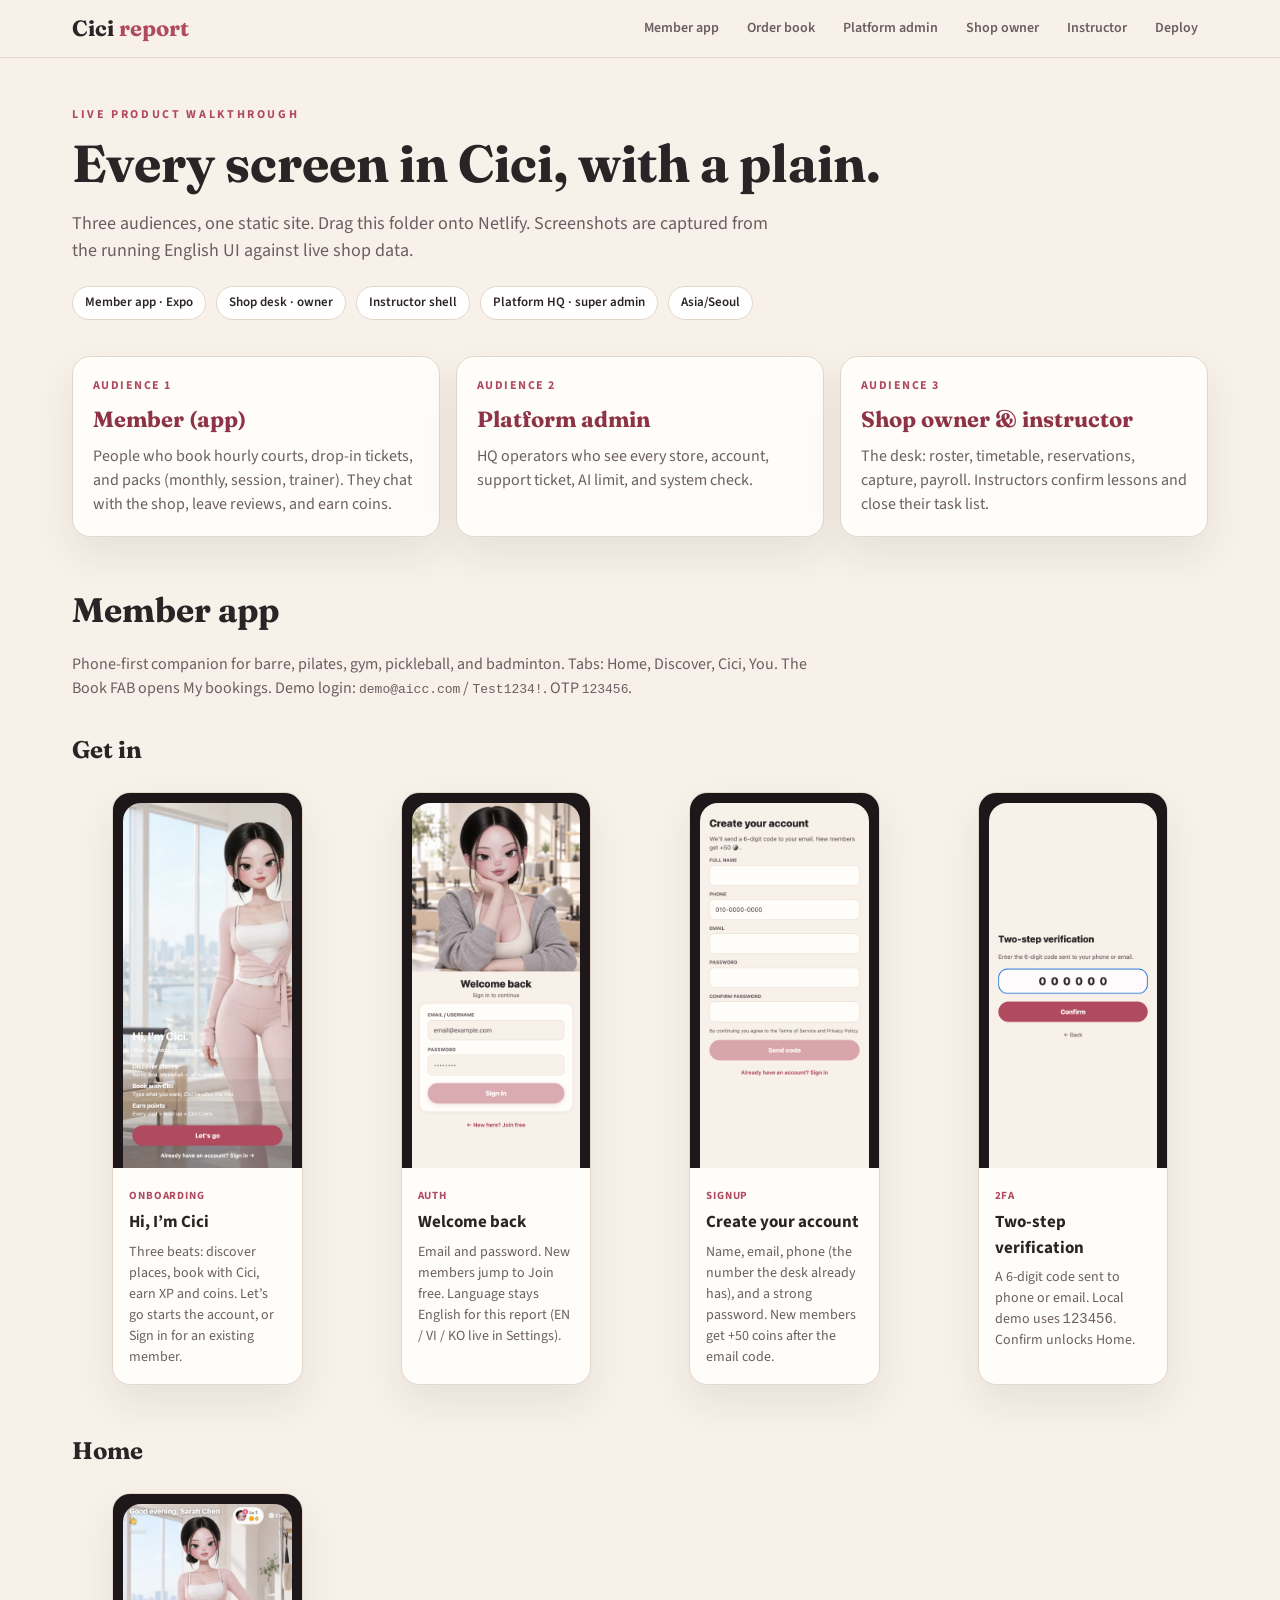
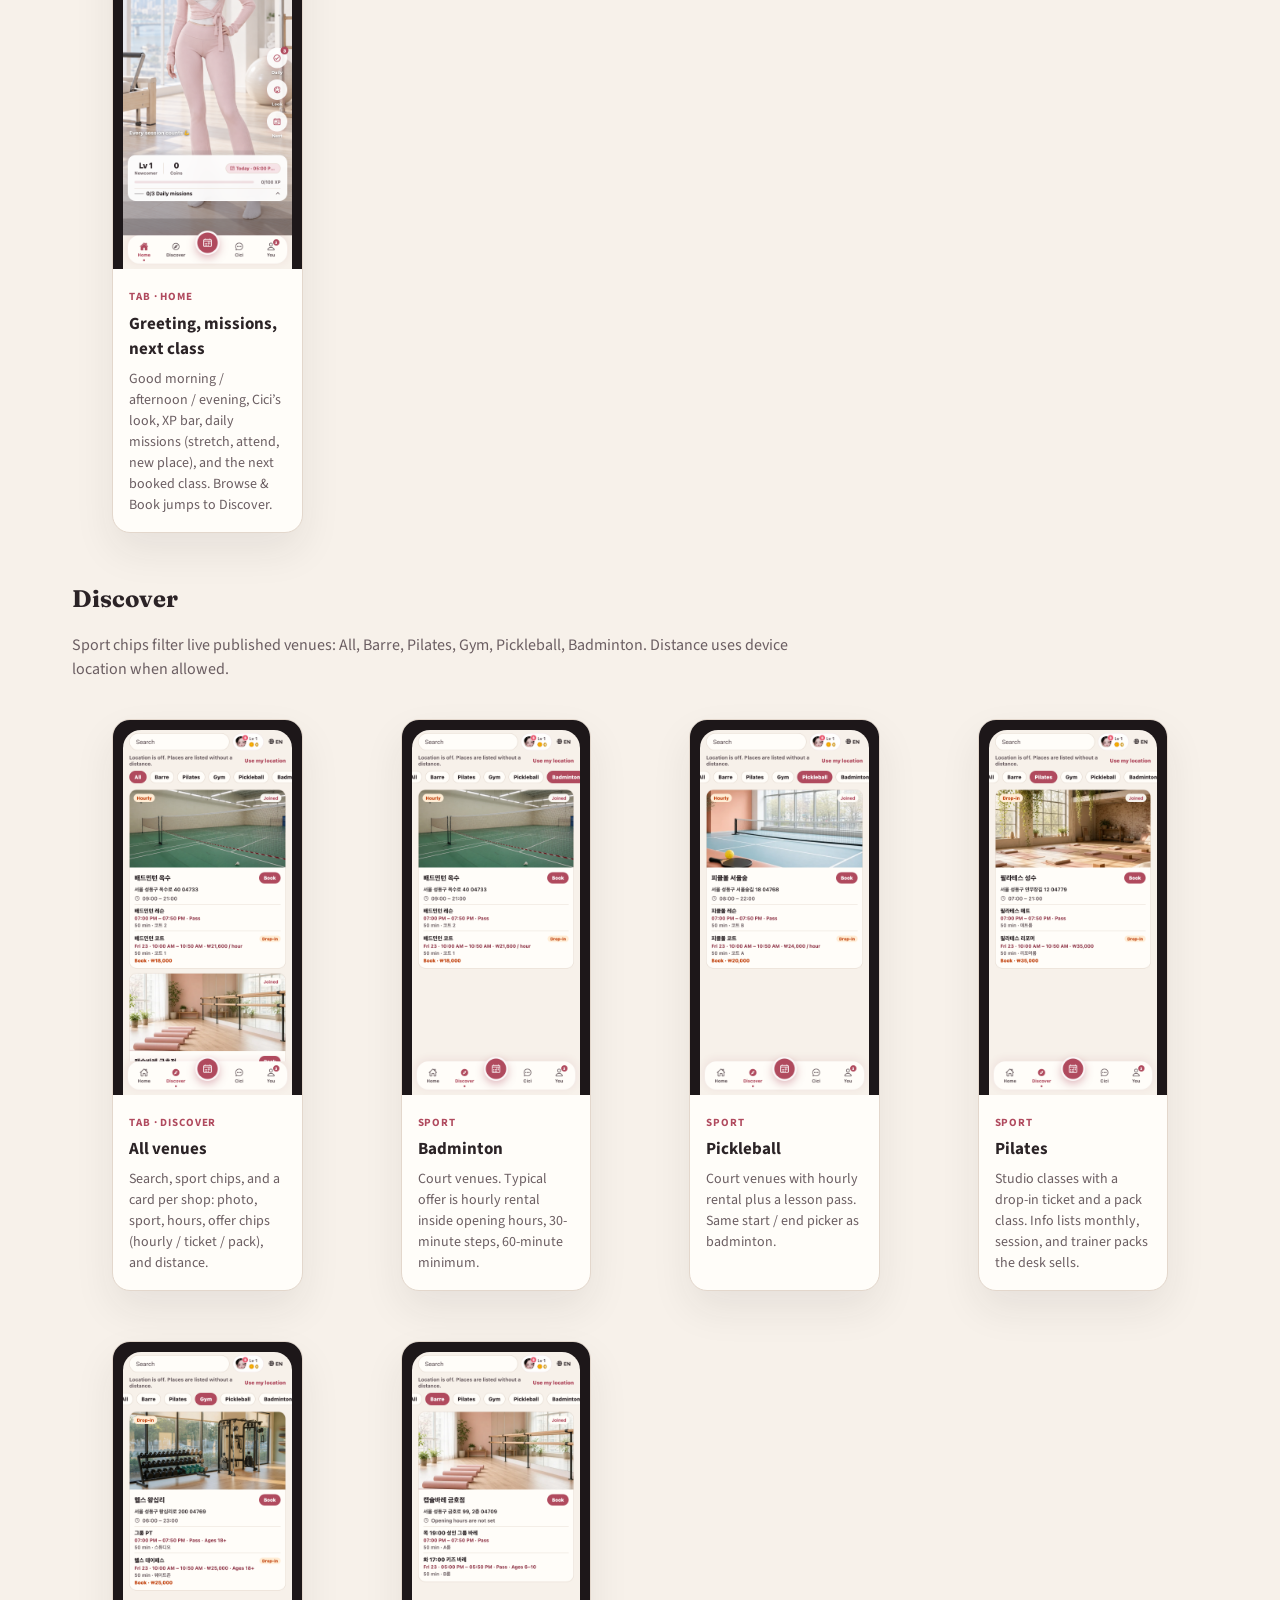
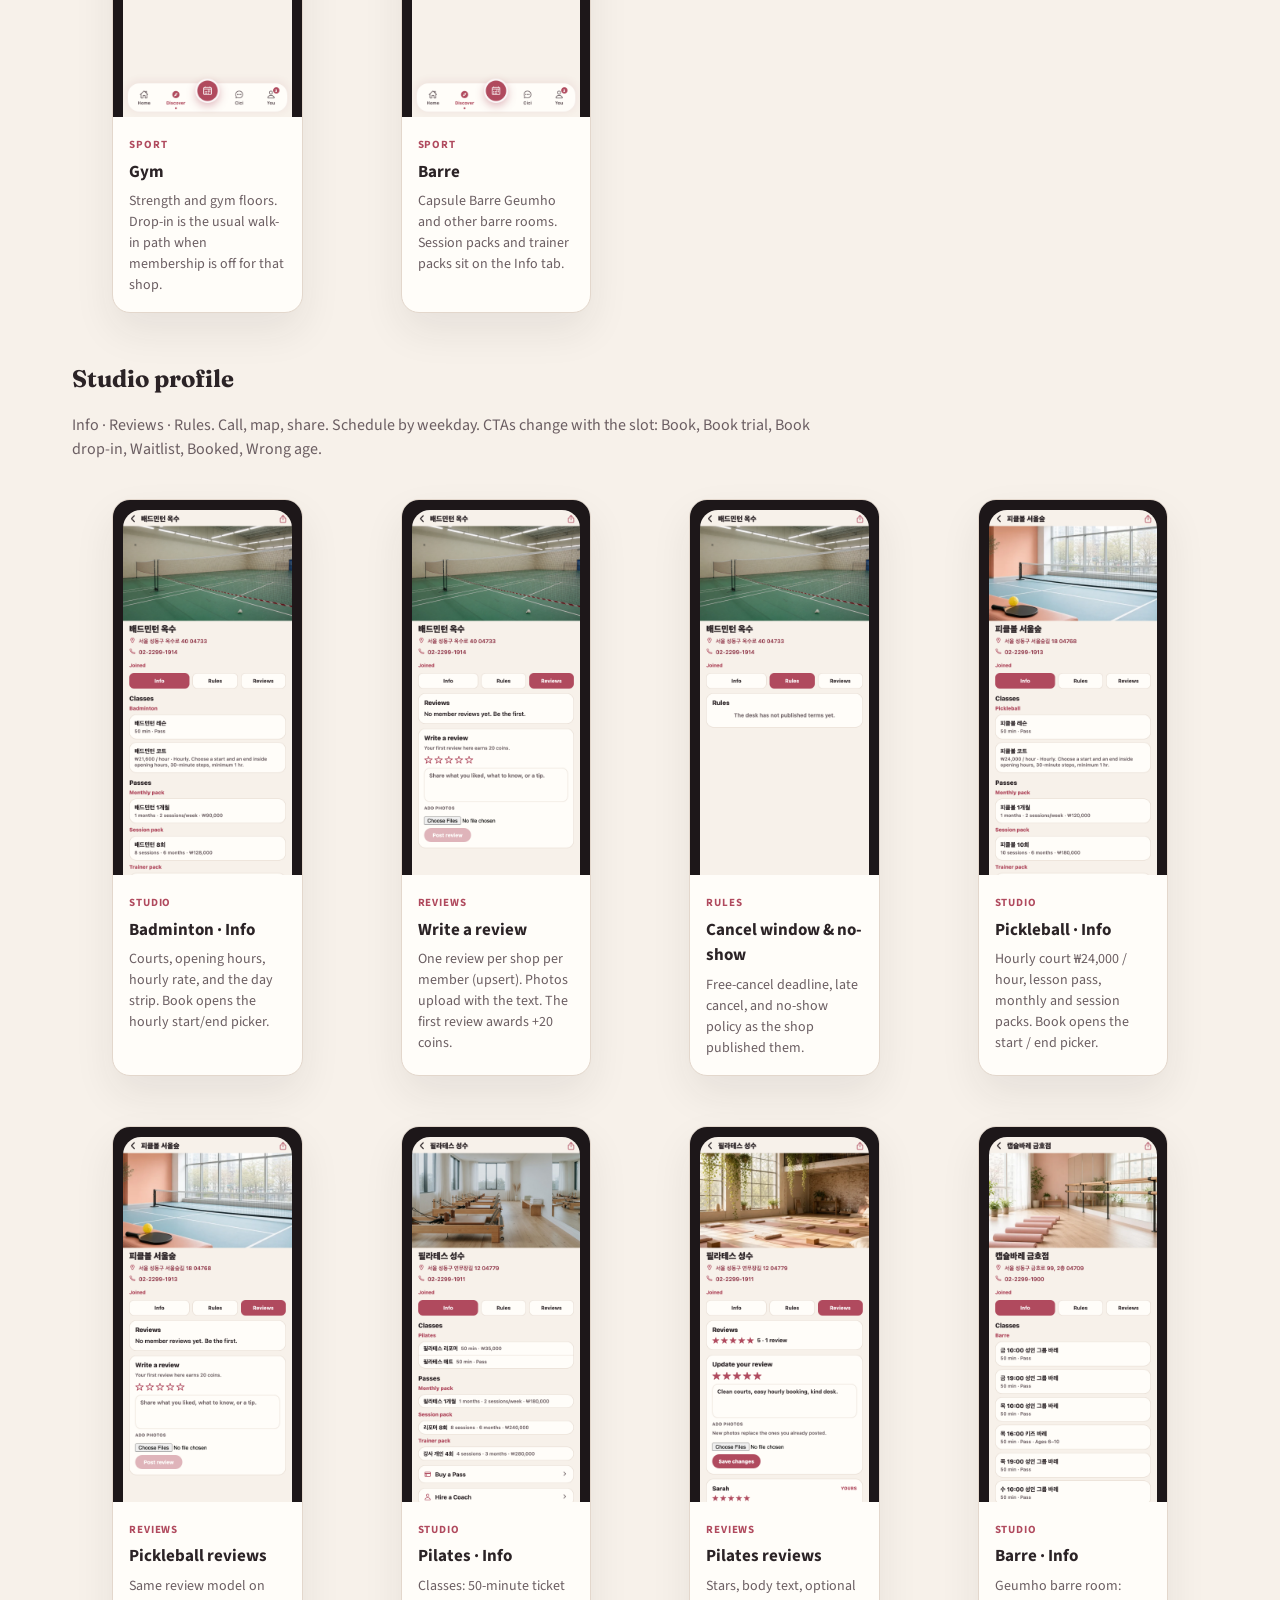
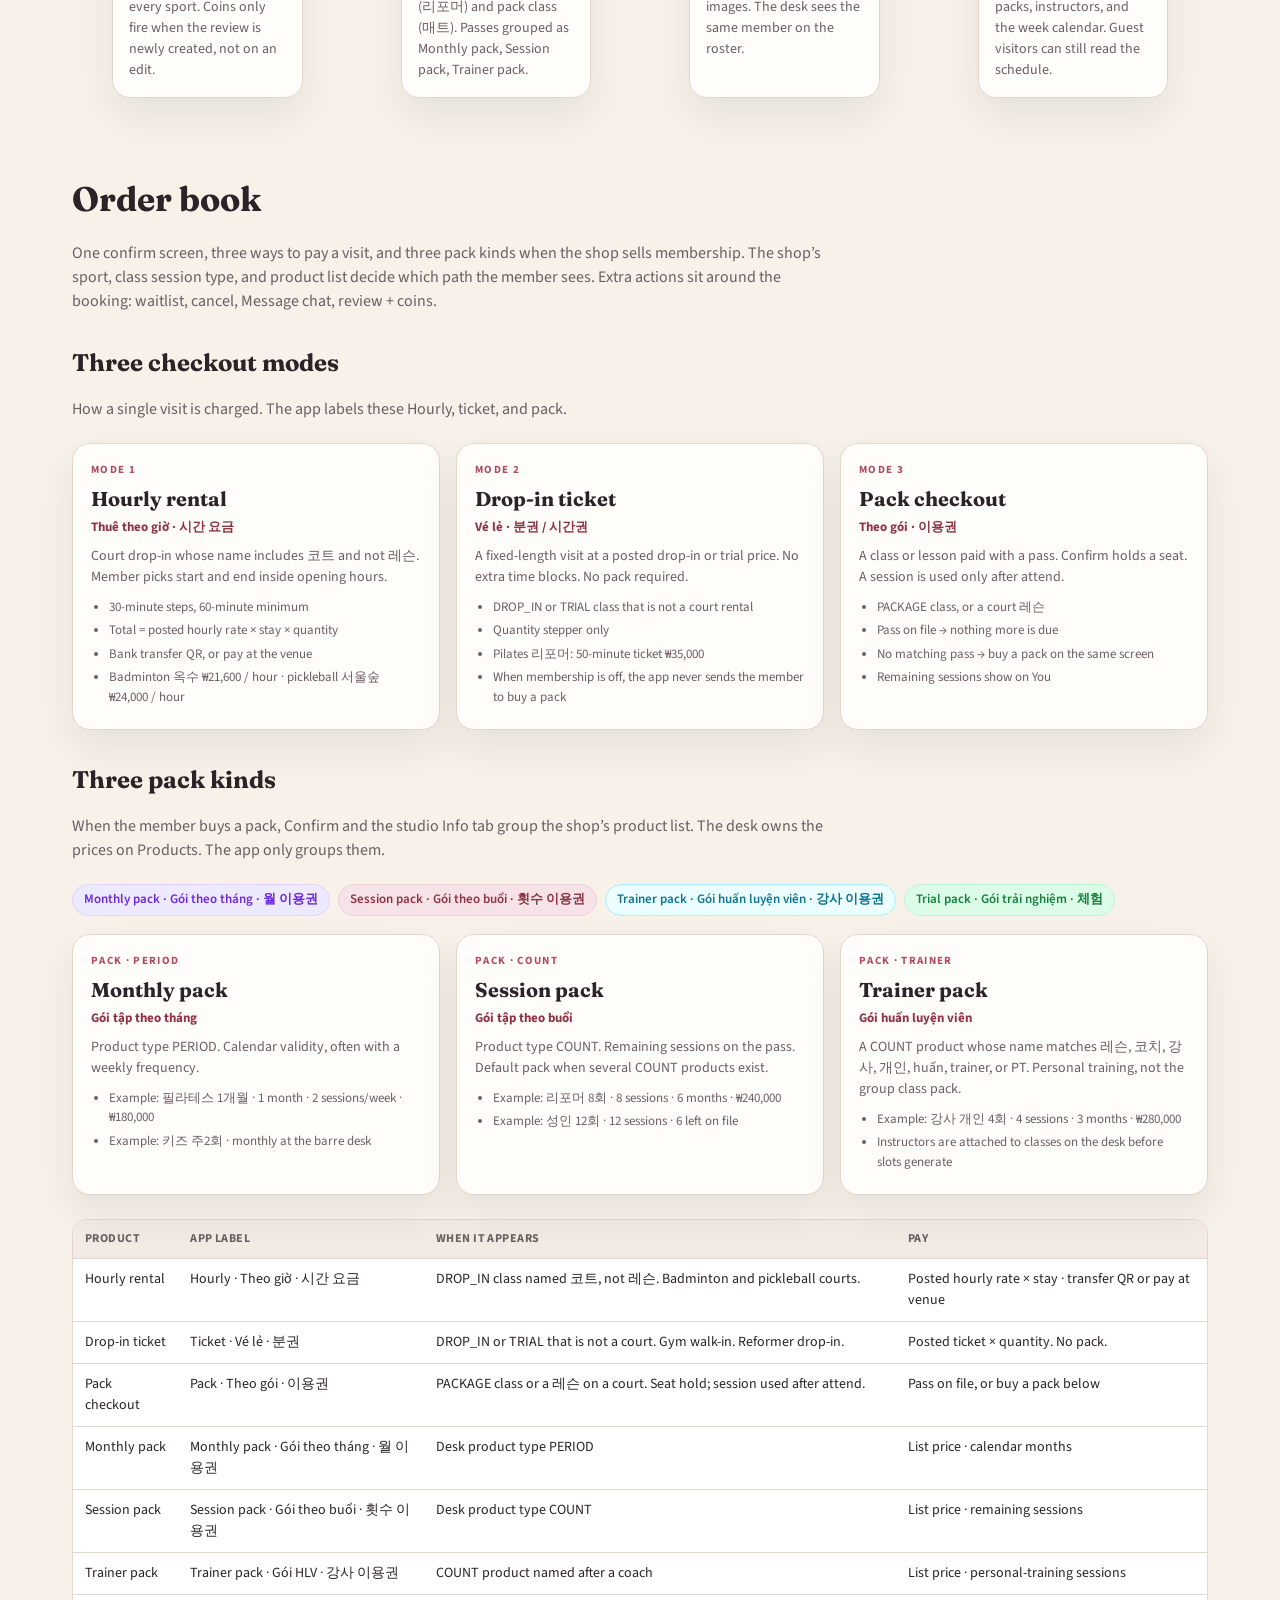
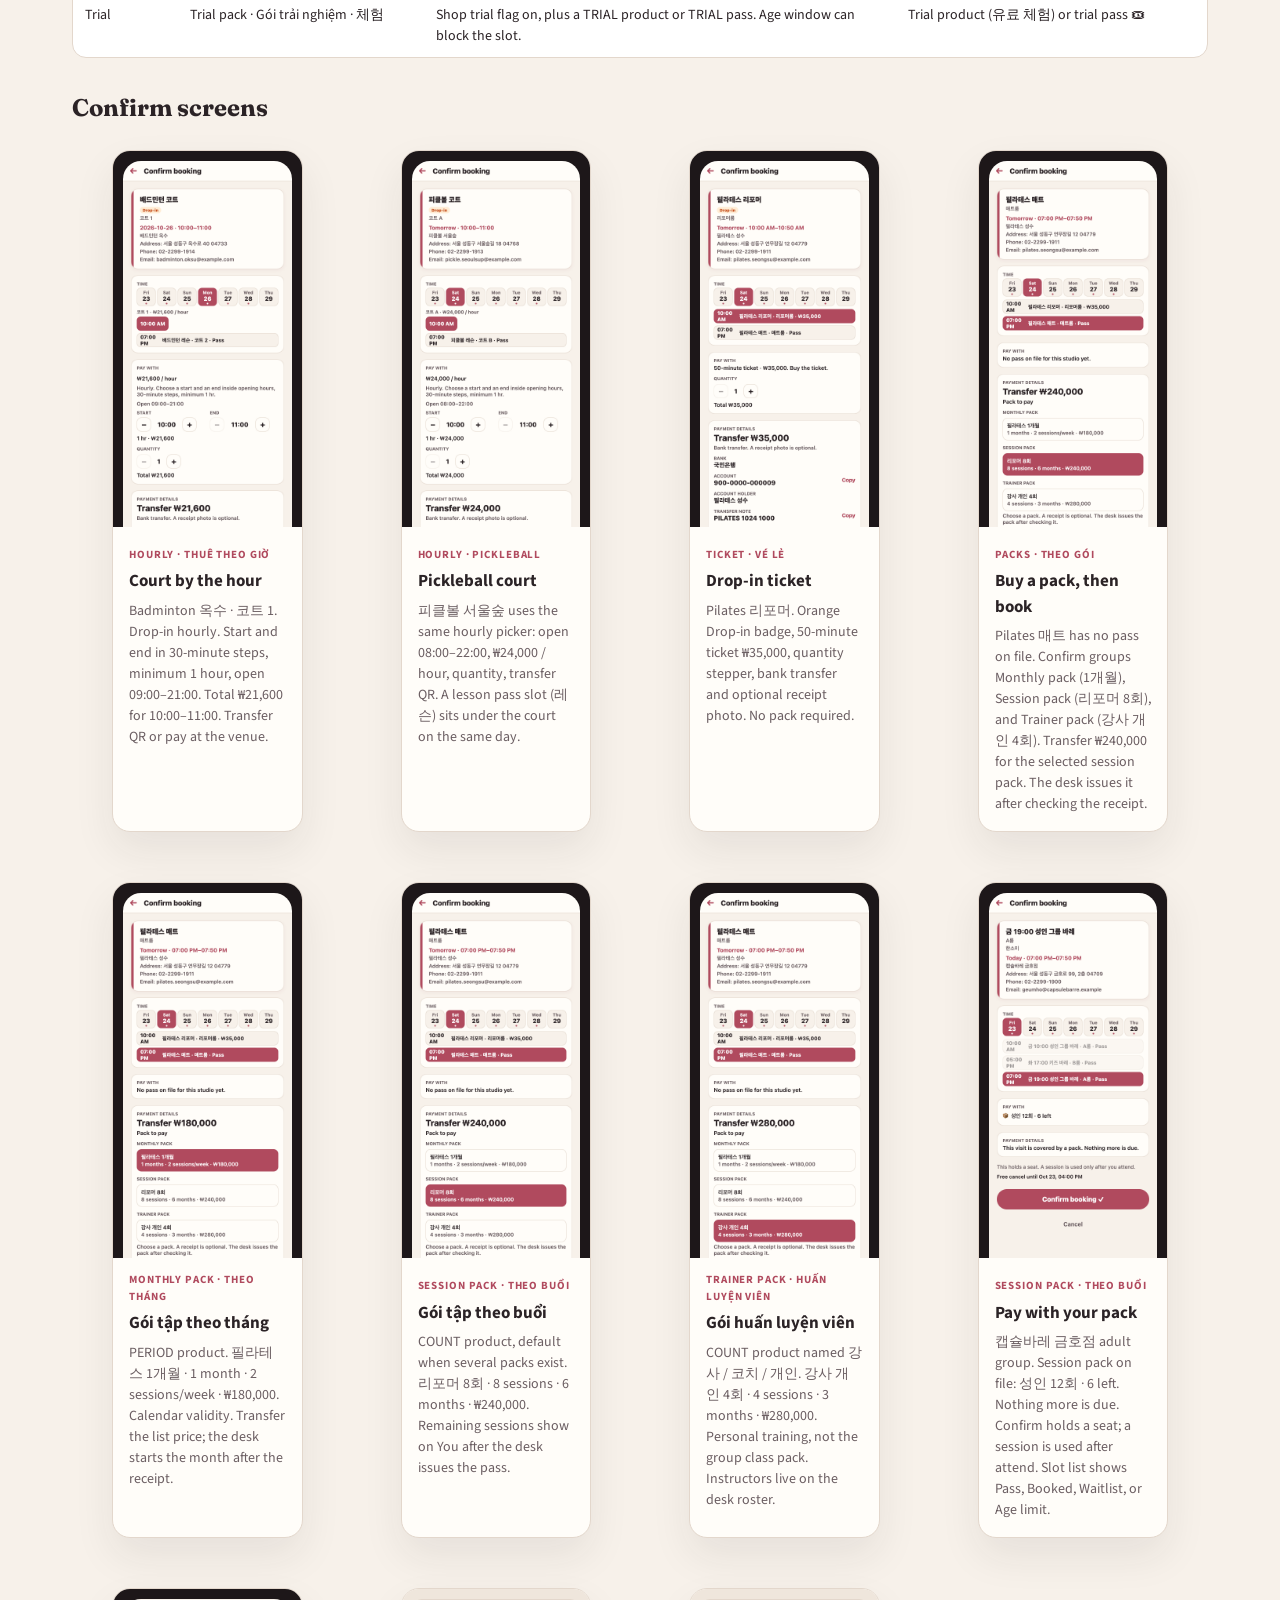
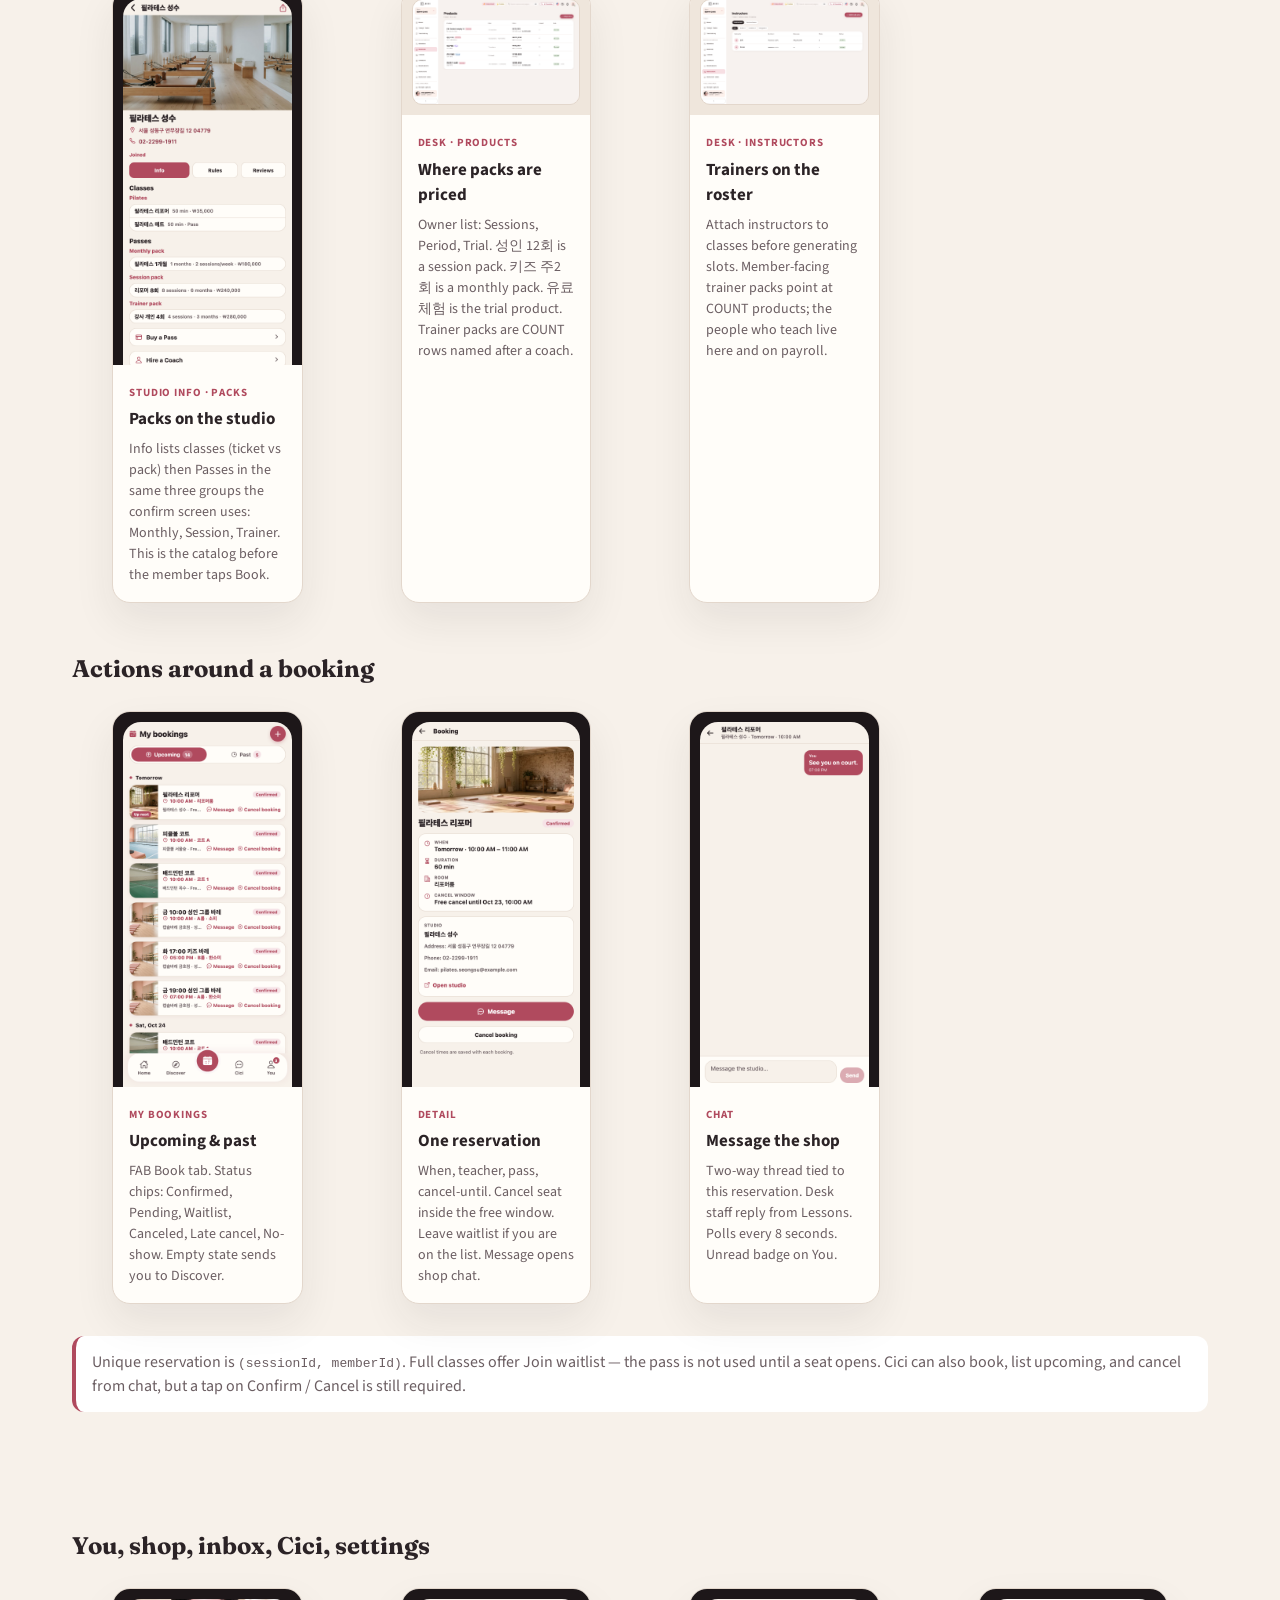
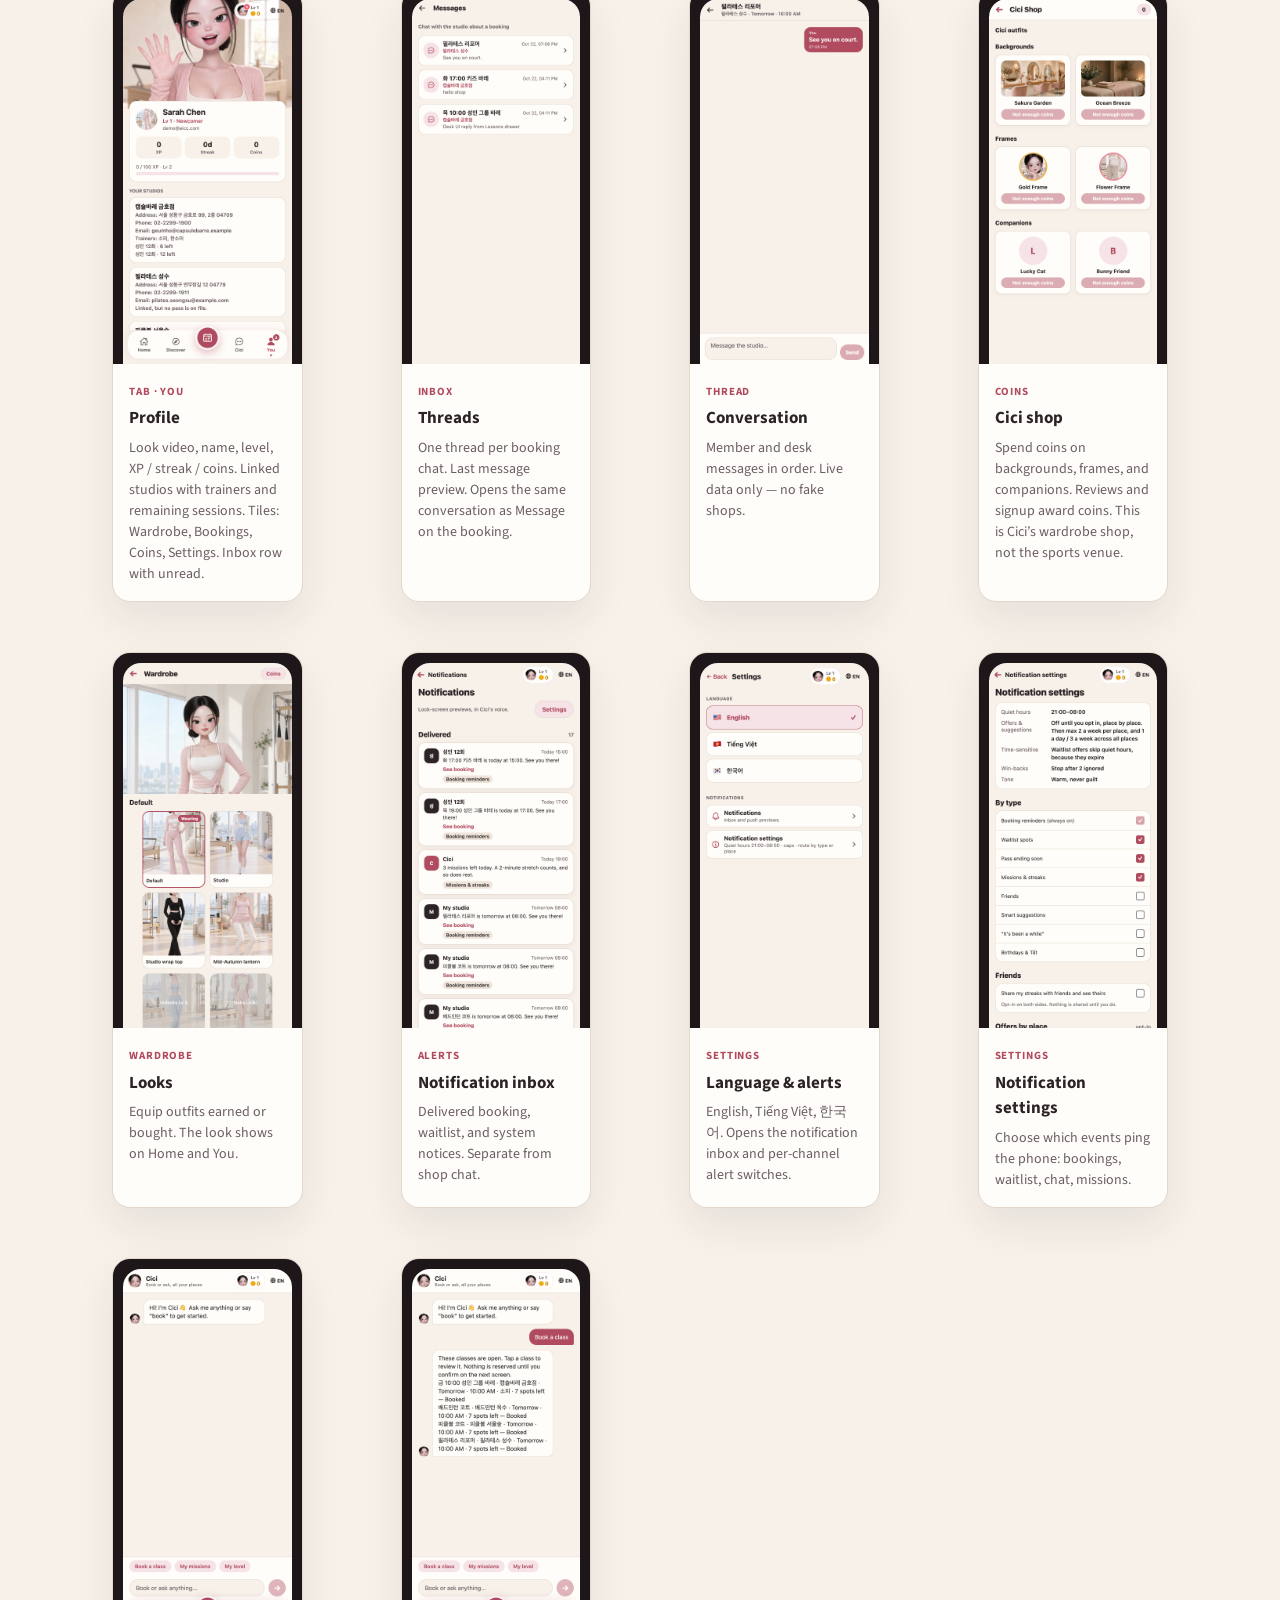
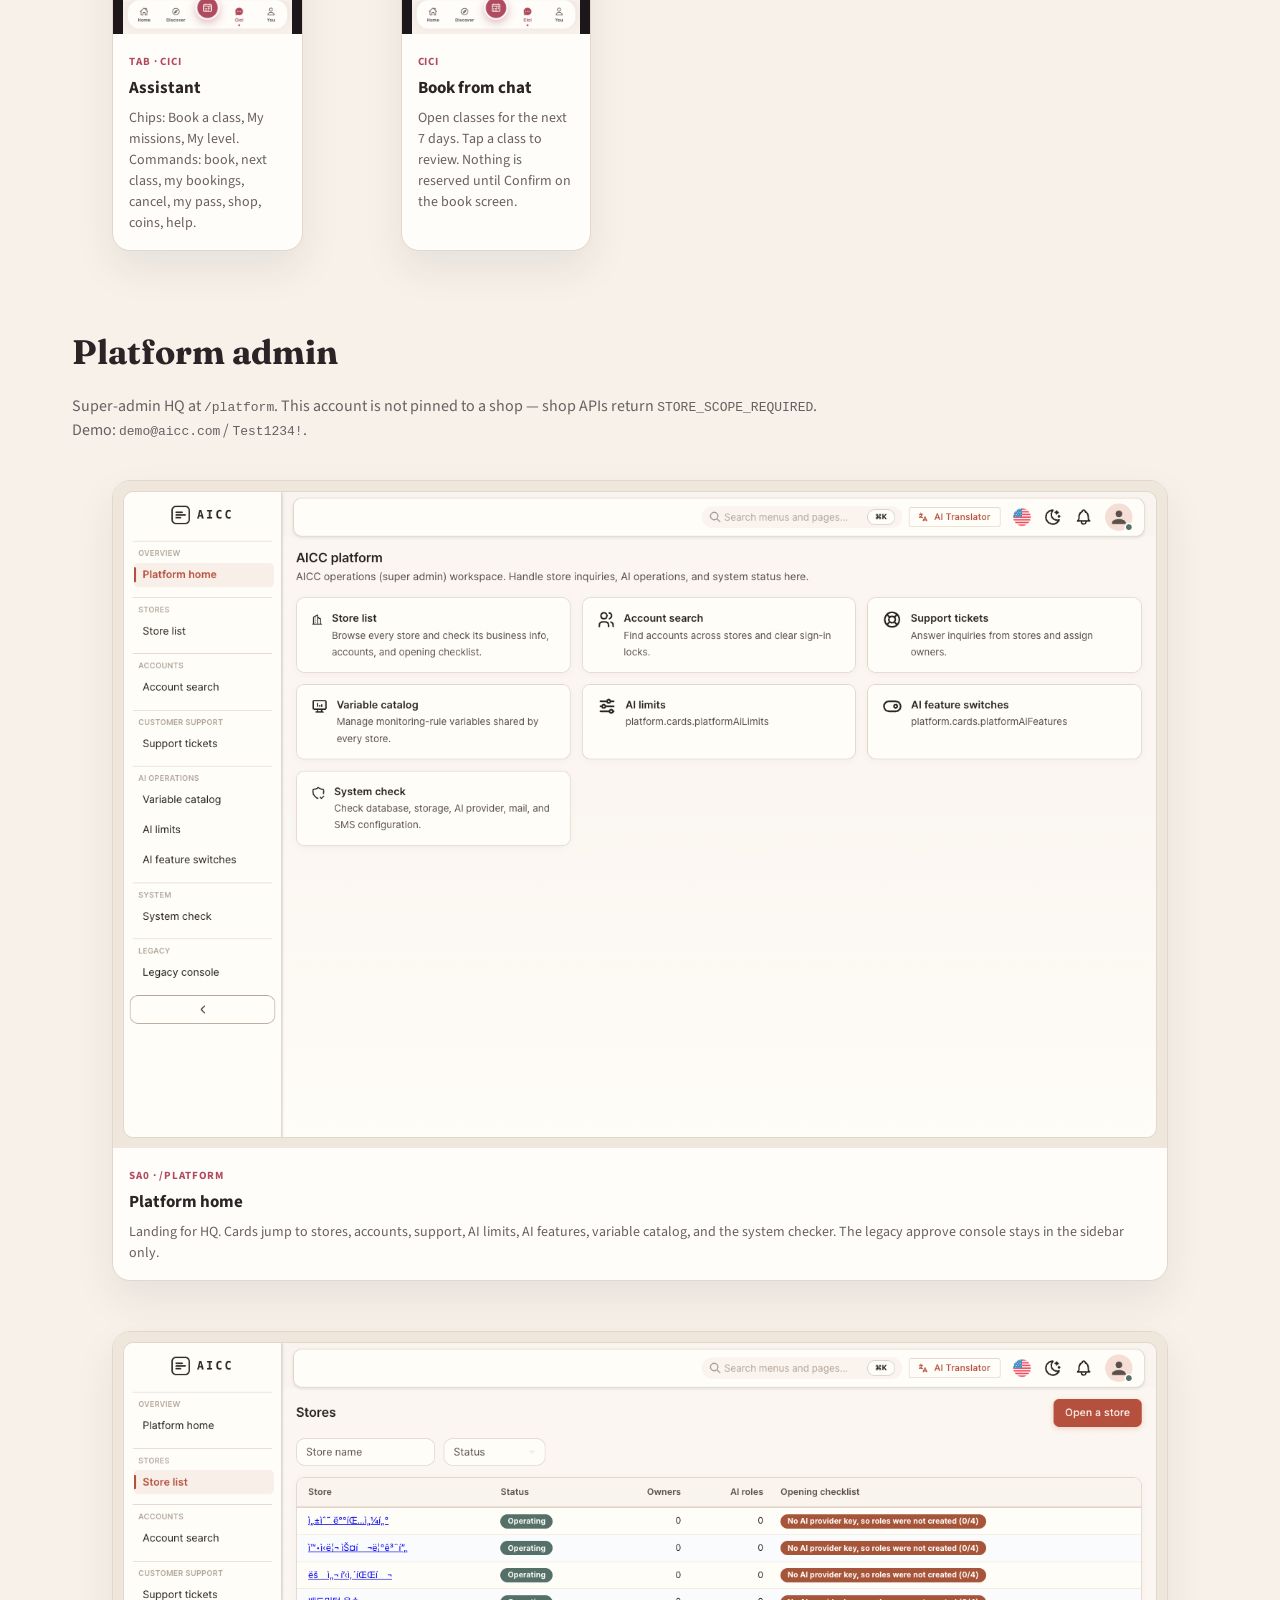
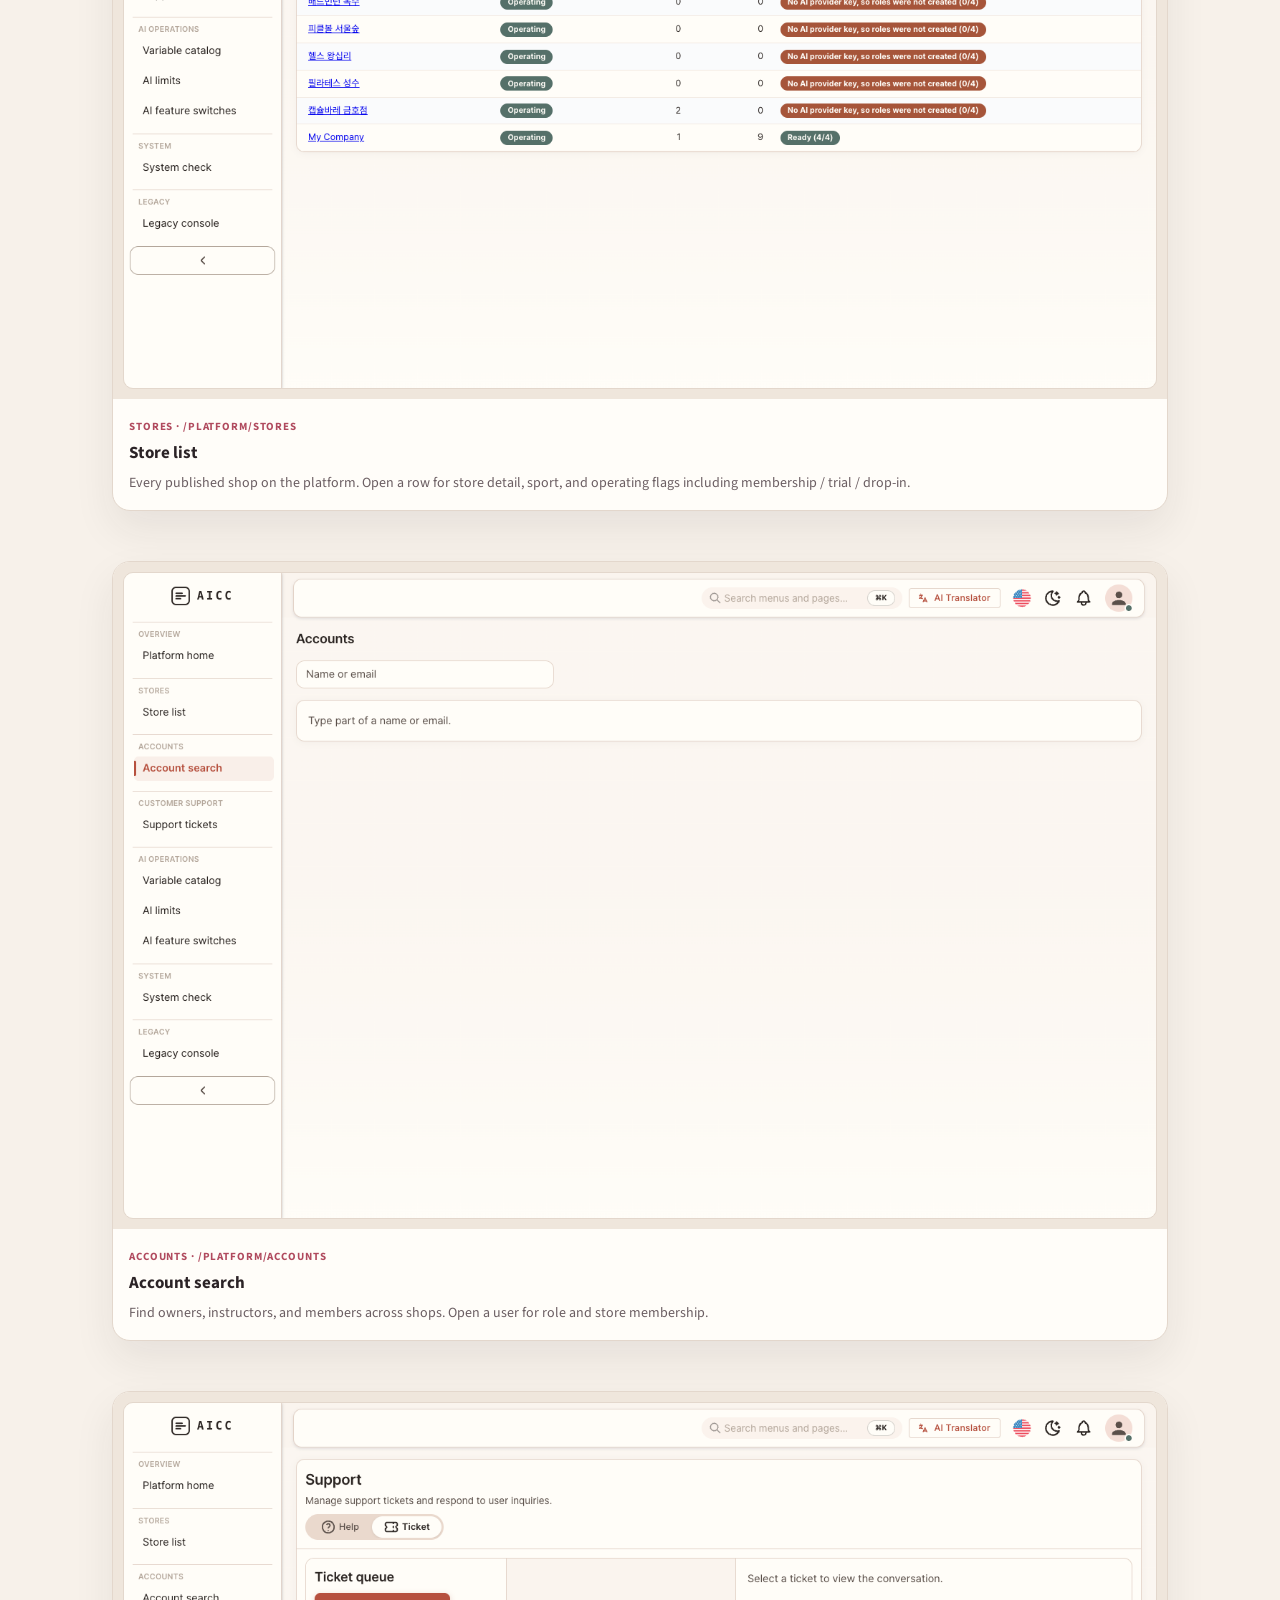
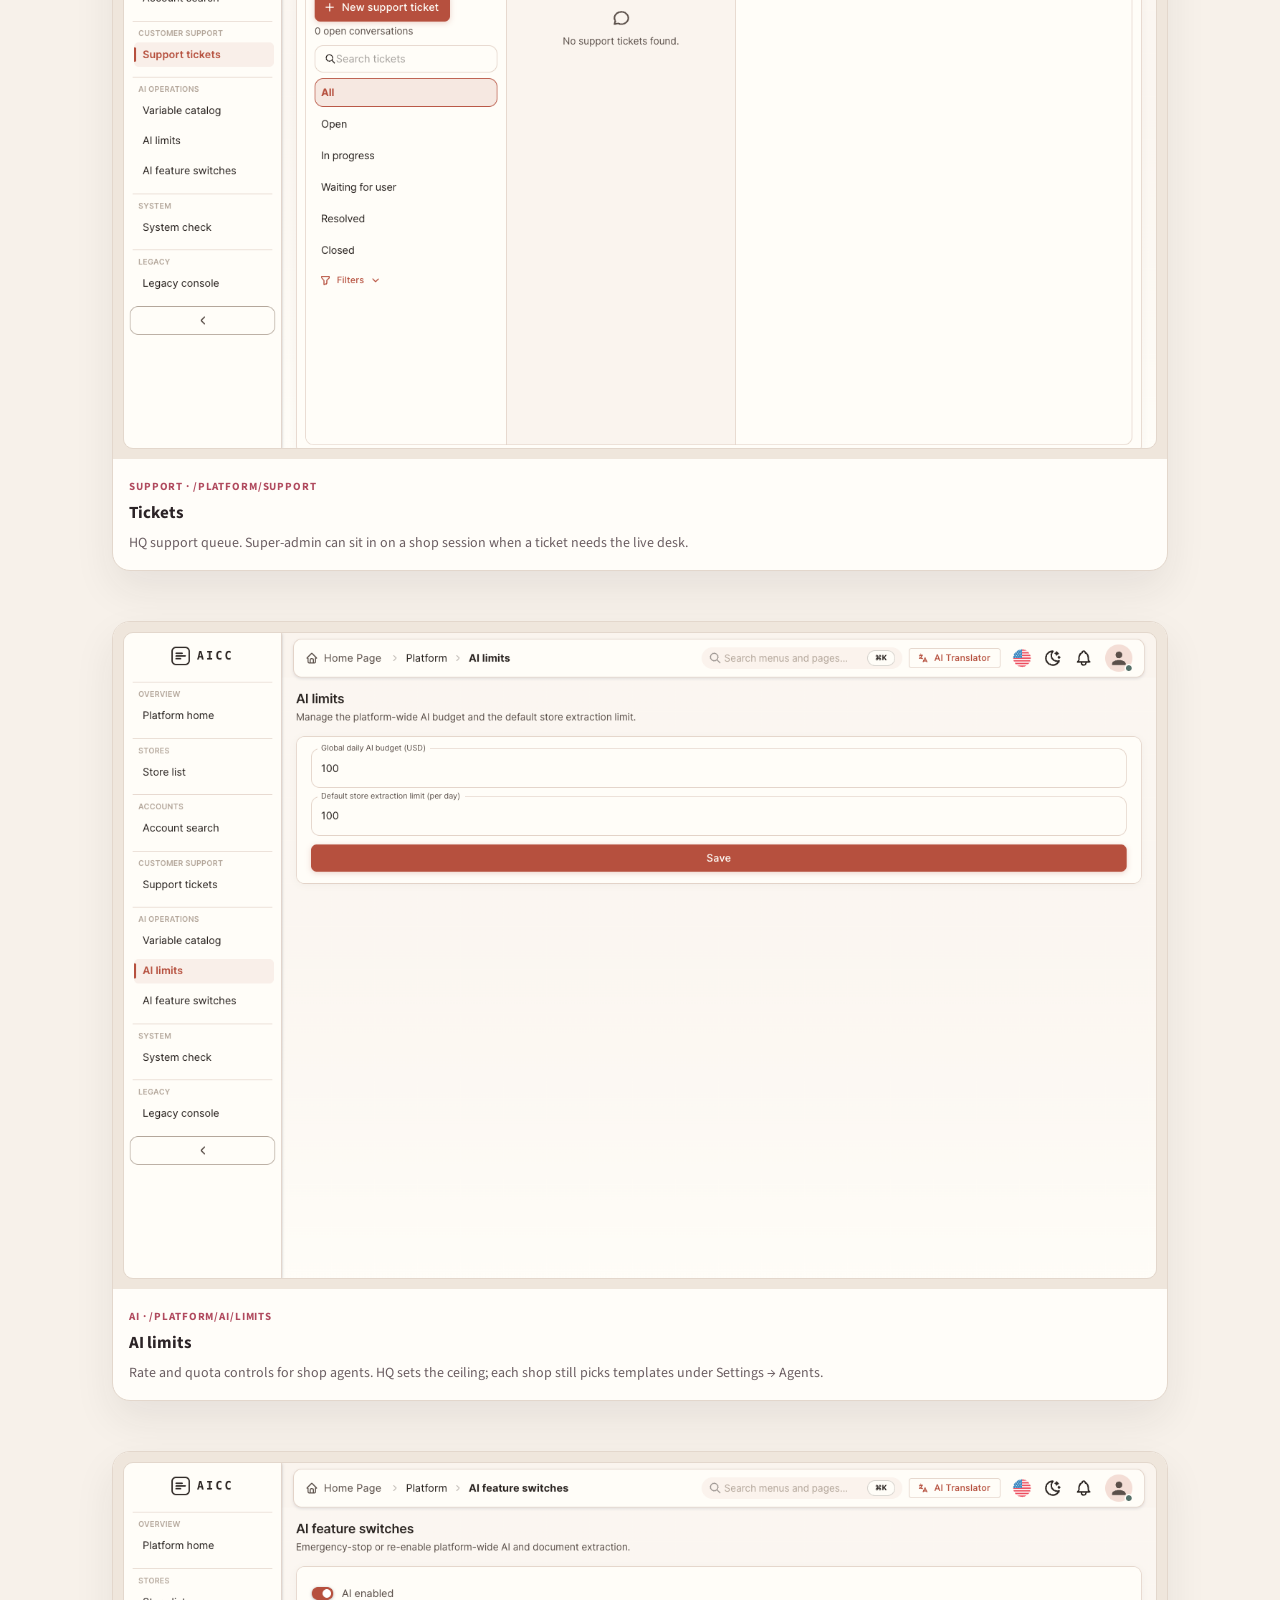
<file: index.html>
<!DOCTYPE html>
<html lang="en">

<head>
  <meta charset="utf-8" />
  <meta name="viewport" content="width=device-width, initial-scale=1" />
  <title>Cici product report — member, shop, instructor, admin</title>
  <link rel="preconnect" href="https://fonts.googleapis.com" />
  <link rel="preconnect" href="https://fonts.gstatic.com" crossorigin />
  <link
    href="https://fonts.googleapis.com/css2?family=Fraunces:opsz,wght@9..144,600;9..144,700&family=Source+Sans+3:wght@400;600;700&display=swap"
    rel="stylesheet" />
  <link rel="stylesheet" href="css/report.css" />
</head>

<body>
  <header class="topbar">
    <div class="topbar-inner">
      <div class="brand">Cici <span>report</span></div>
      <nav class="nav">
        <a href="#member">Member app</a>
        <a href="#orderbook">Order book</a>
        <a href="#admin">Platform admin</a>
        <a href="#shop">Shop owner</a>
        <a href="#instructor">Instructor</a>
        <a href="#deploy">Deploy</a>
      </nav>
    </div>
  </header>

  <div class="hero">
    <div class="kicker">Live product walkthrough</div>
    <h1>Every screen in Cici, with a plain.</h1>
    <p class="lede">
      Three audiences, one static site. Drag this folder onto Netlify.
      Screenshots are captured from the running English UI against live shop data.
    </p>
    <div class="meta">
      <span class="chip">Member app · Expo</span>
      <span class="chip">Shop desk · owner</span>
      <span class="chip">Instructor shell</span>
      <span class="chip">Platform HQ · super admin</span>
      <span class="chip">Asia/Seoul</span>
    </div>
  </div>

  <div class="audiences">
    <a class="aud" href="#member">
      <div class="who">Audience 1</div>
      <h2>Member (app)</h2>
      <p>People who book hourly courts, drop-in tickets, and packs (monthly, session, trainer). They chat with the shop,
        leave reviews, and earn coins.</p>
    </a>
    <a class="aud" href="#admin">
      <div class="who">Audience 2</div>
      <h2>Platform admin</h2>
      <p>HQ operators who see every store, account, support ticket, AI limit, and system check.</p>
    </a>
    <a class="aud" href="#shop">
      <div class="who">Audience 3</div>
      <h2>Shop owner &amp; instructor</h2>
      <p>The desk: roster, timetable, reservations, capture, payroll. Instructors confirm lessons and close their task
        list.</p>
    </a>
  </div>

  <!-- ════════════ MEMBER ════════════ -->
  <section class="block" id="member">
    <h2>Member app</h2>
    <p class="section-lead">
      Phone-first companion for barre, pilates, gym, pickleball, and badminton.
      Tabs: Home, Discover, Cici, You. The Book FAB opens My bookings.
      Demo login: <code>demo@aicc.com</code> / <code>Test1234!</code>. OTP <code>123456</code>.
    </p>

    <h3>Get in</h3>
    <div class="grid phones">
      <figure class="shot">
        <div class="frame"><img src="img/member/00-onboarding.png" alt="Onboarding" /></div>
        <figcaption>
          <span class="tag">Onboarding</span>
          <h4>Hi, I’m Cici</h4>
          <p>Three beats: discover places, book with Cici, earn XP and coins. Let’s go starts the account, or Sign in
            for an existing member.</p>
        </figcaption>
      </figure>
      <figure class="shot">
        <div class="frame"><img src="img/member/01-auth.png" alt="Sign in" /></div>
        <figcaption>
          <span class="tag">Auth</span>
          <h4>Welcome back</h4>
          <p>Email and password. New members jump to Join free. Language stays English for this report (EN / VI / KO
            live in Settings).</p>
        </figcaption>
      </figure>
      <figure class="shot">
        <div class="frame"><img src="img/member/02-signup.png" alt="Create account" /></div>
        <figcaption>
          <span class="tag">Signup</span>
          <h4>Create your account</h4>
          <p>Name, email, phone (the number the desk already has), and a strong password. New members get +50 coins
            after the email code.</p>
        </figcaption>
      </figure>
      <figure class="shot">
        <div class="frame"><img src="img/member/03-auth-2fa.png" alt="Two-step verification" /></div>
        <figcaption>
          <span class="tag">2FA</span>
          <h4>Two-step verification</h4>
          <p>A 6-digit code sent to phone or email. Local demo uses <code>123456</code>. Confirm unlocks Home.</p>
        </figcaption>
      </figure>
    </div>

    <h3>Home</h3>
    <div class="grid phones">
      <figure class="shot">
        <div class="frame"><img src="img/member/10-home.png" alt="Home" /></div>
        <figcaption>
          <span class="tag">Tab · Home</span>
          <h4>Greeting, missions, next class</h4>
          <p>Good morning / afternoon / evening, Cici’s look, XP bar, daily missions (stretch, attend, new place), and
            the next booked class. Browse &amp; Book jumps to Discover.</p>
        </figcaption>
      </figure>
    </div>

    <h3>Discover</h3>
    <p class="section-lead">Sport chips filter live published venues: All, Barre, Pilates, Gym, Pickleball, Badminton.
      Distance uses device location when allowed.</p>
    <div class="grid phones">
      <figure class="shot">
        <div class="frame"><img src="img/member/20-discover.png" alt="Discover all sports" /></div>
        <figcaption>
          <span class="tag">Tab · Discover</span>
          <h4>All venues</h4>
          <p>Search, sport chips, and a card per shop: photo, sport, hours, offer chips (hourly / ticket / pack), and
            distance.</p>
        </figcaption>
      </figure>
      <figure class="shot">
        <div class="frame"><img src="img/member/21-discover-badminton.png" alt="Discover badminton" /></div>
        <figcaption>
          <span class="tag">Sport</span>
          <h4>Badminton</h4>
          <p>Court venues. Typical offer is hourly rental inside opening hours, 30-minute steps, 60-minute minimum.</p>
        </figcaption>
      </figure>
      <figure class="shot">
        <div class="frame"><img src="img/member/22-discover-pickleball.png" alt="Discover pickleball" /></div>
        <figcaption>
          <span class="tag">Sport</span>
          <h4>Pickleball</h4>
          <p>Court venues with hourly rental plus a lesson pass. Same start / end picker as badminton.</p>
        </figcaption>
      </figure>
      <figure class="shot">
        <div class="frame"><img src="img/member/23-discover-pilates.png" alt="Discover pilates" /></div>
        <figcaption>
          <span class="tag">Sport</span>
          <h4>Pilates</h4>
          <p>Studio classes with a drop-in ticket and a pack class. Info lists monthly, session, and trainer packs the
            desk sells.</p>
        </figcaption>
      </figure>
      <figure class="shot">
        <div class="frame"><img src="img/member/24-discover-gym.png" alt="Discover gym" /></div>
        <figcaption>
          <span class="tag">Sport</span>
          <h4>Gym</h4>
          <p>Strength and gym floors. Drop-in is the usual walk-in path when membership is off for that shop.</p>
        </figcaption>
      </figure>
      <figure class="shot">
        <div class="frame"><img src="img/member/25-discover-barre.png" alt="Discover barre" /></div>
        <figcaption>
          <span class="tag">Sport</span>
          <h4>Barre</h4>
          <p>Capsule Barre Geumho and other barre rooms. Session packs and trainer packs sit on the Info tab.</p>
        </figcaption>
      </figure>
    </div>

    <h3>Studio profile</h3>
    <p class="section-lead">Info · Reviews · Rules. Call, map, share. Schedule by weekday. CTAs change with the slot:
      Book, Book trial, Book drop-in, Waitlist, Booked, Wrong age.</p>
    <div class="grid phones">
      <figure class="shot">
        <div class="frame"><img src="img/member/30-studio-badminton.png" alt="Badminton studio" /></div>
        <figcaption>
          <span class="tag">Studio</span>
          <h4>Badminton · Info</h4>
          <p>Courts, opening hours, hourly rate, and the day strip. Book opens the hourly start/end picker.</p>
        </figcaption>
      </figure>
      <figure class="shot">
        <div class="frame"><img src="img/member/31-studio-badminton-reviews.png" alt="Badminton reviews" /></div>
        <figcaption>
          <span class="tag">Reviews</span>
          <h4>Write a review</h4>
          <p>One review per shop per member (upsert). Photos upload with the text. The first review awards +20 coins.
          </p>
        </figcaption>
      </figure>
      <figure class="shot">
        <div class="frame"><img src="img/member/32-studio-badminton-rules.png" alt="Badminton rules" /></div>
        <figcaption>
          <span class="tag">Rules</span>
          <h4>Cancel window &amp; no-show</h4>
          <p>Free-cancel deadline, late cancel, and no-show policy as the shop published them.</p>
        </figcaption>
      </figure>
      <figure class="shot">
        <div class="frame"><img src="img/member/33-studio-pickleball.png" alt="Pickleball studio" /></div>
        <figcaption>
          <span class="tag">Studio</span>
          <h4>Pickleball · Info</h4>
          <p>Hourly court ₩24,000 / hour, lesson pass, monthly and session packs. Book opens the start / end picker.</p>
        </figcaption>
      </figure>
      <figure class="shot">
        <div class="frame"><img src="img/member/34-studio-pickleball-reviews.png" alt="Pickleball reviews" /></div>
        <figcaption>
          <span class="tag">Reviews</span>
          <h4>Pickleball reviews</h4>
          <p>Same review model on every sport. Coins only fire when the review is newly created, not on an edit.</p>
        </figcaption>
      </figure>
      <figure class="shot">
        <div class="frame"><img src="img/member/35-studio-pilates.png" alt="Pilates studio" /></div>
        <figcaption>
          <span class="tag">Studio</span>
          <h4>Pilates · Info</h4>
          <p>Classes: 50-minute ticket (리포머) and pack class (매트). Passes grouped as Monthly pack, Session pack, Trainer
            pack.</p>
        </figcaption>
      </figure>
      <figure class="shot">
        <div class="frame"><img src="img/member/36-studio-pilates-reviews.png" alt="Pilates reviews" /></div>
        <figcaption>
          <span class="tag">Reviews</span>
          <h4>Pilates reviews</h4>
          <p>Stars, body text, optional images. The desk sees the same member on the roster.</p>
        </figcaption>
      </figure>
      <figure class="shot">
        <div class="frame"><img src="img/member/37-studio-barre.png" alt="Barre studio" /></div>
        <figcaption>
          <span class="tag">Studio</span>
          <h4>Barre · Info</h4>
          <p>Geumho barre room: packs, instructors, and the week calendar. Guest visitors can still read the schedule.
          </p>
        </figcaption>
      </figure>
    </div>
  </section>

  <!-- ════════════ ORDER BOOK ════════════ -->
  <section class="block" id="orderbook">
    <h2>Order book</h2>
    <p class="section-lead">
      One confirm screen, three ways to pay a visit, and three pack kinds when the shop sells membership.
      The shop’s sport, class session type, and product list decide which path the member sees.
      Extra actions sit around the booking: waitlist, cancel, Message chat, review + coins.
    </p>

    <h3>Three checkout modes</h3>
    <p class="section-lead">How a single visit is charged. The app labels these Hourly, ticket, and pack.</p>
    <div class="catalog">
      <article class="cat">
        <div class="who">Mode 1</div>
        <h4>Hourly rental</h4>
        <div class="vi">Thuê theo giờ · 시간 요금</div>
        <p>Court drop-in whose name includes 코트 and not 레슨. Member picks start and end inside opening hours.</p>
        <ul>
          <li>30-minute steps, 60-minute minimum</li>
          <li>Total = posted hourly rate × stay × quantity</li>
          <li>Bank transfer QR, or pay at the venue</li>
          <li>Badminton 옥수 ₩21,600 / hour · pickleball 서울숲 ₩24,000 / hour</li>
        </ul>
      </article>
      <article class="cat">
        <div class="who">Mode 2</div>
        <h4>Drop-in ticket</h4>
        <div class="vi">Vé lẻ · 분권 / 시간권</div>
        <p>A fixed-length visit at a posted drop-in or trial price. No extra time blocks. No pack required.</p>
        <ul>
          <li>DROP_IN or TRIAL class that is not a court rental</li>
          <li>Quantity stepper only</li>
          <li>Pilates 리포머: 50-minute ticket ₩35,000</li>
          <li>When membership is off, the app never sends the member to buy a pack</li>
        </ul>
      </article>
      <article class="cat">
        <div class="who">Mode 3</div>
        <h4>Pack checkout</h4>
        <div class="vi">Theo gói · 이용권</div>
        <p>A class or lesson paid with a pass. Confirm holds a seat. A session is used only after attend.</p>
        <ul>
          <li>PACKAGE class, or a court 레슨</li>
          <li>Pass on file → nothing more is due</li>
          <li>No matching pass → buy a pack on the same screen</li>
          <li>Remaining sessions show on You</li>
        </ul>
      </article>
    </div>

    <h3>Three pack kinds</h3>
    <p class="section-lead">
      When the member buys a pack, Confirm and the studio Info tab group the shop’s product list.
      The desk owns the prices on Products. The app only groups them.
    </p>
    <div class="pills">
      <span class="pill month">Monthly pack · Gói theo tháng · 월 이용권</span>
      <span class="pill pass">Session pack · Gói theo buổi · 횟수 이용권</span>
      <span class="pill trainer">Trainer pack · Gói huấn luyện viên · 강사 이용권</span>
      <span class="pill trial">Trial pack · Gói trải nghiệm · 체험</span>
    </div>
    <div class="catalog">
      <article class="cat">
        <div class="who">Pack · Period</div>
        <h4>Monthly pack</h4>
        <div class="vi">Gói tập theo tháng</div>
        <p>Product type PERIOD. Calendar validity, often with a weekly frequency.</p>
        <ul>
          <li>Example: 필라테스 1개월 · 1 month · 2 sessions/week · ₩180,000</li>
          <li>Example: 키즈 주2회 · monthly at the barre desk</li>
        </ul>
      </article>
      <article class="cat">
        <div class="who">Pack · Count</div>
        <h4>Session pack</h4>
        <div class="vi">Gói tập theo buổi</div>
        <p>Product type COUNT. Remaining sessions on the pass. Default pack when several COUNT products exist.</p>
        <ul>
          <li>Example: 리포머 8회 · 8 sessions · 6 months · ₩240,000</li>
          <li>Example: 성인 12회 · 12 sessions · 6 left on file</li>
        </ul>
      </article>
      <article class="cat">
        <div class="who">Pack · Trainer</div>
        <h4>Trainer pack</h4>
        <div class="vi">Gói huấn luyện viên</div>
        <p>A COUNT product whose name matches 레슨, 코치, 강사, 개인, huấn, trainer, or PT. Personal training, not the group
          class pack.</p>
        <ul>
          <li>Example: 강사 개인 4회 · 4 sessions · 3 months · ₩280,000</li>
          <li>Instructors are attached to classes on the desk before slots generate</li>
        </ul>
      </article>
    </div>

    <div class="table-wrap">
      <table>
        <thead>
          <tr>
            <th>Product</th>
            <th>App label</th>
            <th>When it appears</th>
            <th>Pay</th>
          </tr>
        </thead>
        <tbody>
          <tr>
            <td>Hourly rental</td>
            <td>Hourly · Theo giờ · 시간 요금</td>
            <td>DROP_IN class named 코트, not 레슨. Badminton and pickleball courts.</td>
            <td>Posted hourly rate × stay · transfer QR or pay at venue</td>
          </tr>
          <tr>
            <td>Drop-in ticket</td>
            <td>Ticket · Vé lẻ · 분권</td>
            <td>DROP_IN or TRIAL that is not a court. Gym walk-in. Reformer drop-in.</td>
            <td>Posted ticket × quantity. No pack.</td>
          </tr>
          <tr>
            <td>Pack checkout</td>
            <td>Pack · Theo gói · 이용권</td>
            <td>PACKAGE class or a 레슨 on a court. Seat hold; session used after attend.</td>
            <td>Pass on file, or buy a pack below</td>
          </tr>
          <tr>
            <td>Monthly pack</td>
            <td>Monthly pack · Gói theo tháng · 월 이용권</td>
            <td>Desk product type PERIOD</td>
            <td>List price · calendar months</td>
          </tr>
          <tr>
            <td>Session pack</td>
            <td>Session pack · Gói theo buổi · 횟수 이용권</td>
            <td>Desk product type COUNT</td>
            <td>List price · remaining sessions</td>
          </tr>
          <tr>
            <td>Trainer pack</td>
            <td>Trainer pack · Gói HLV · 강사 이용권</td>
            <td>COUNT product named after a coach</td>
            <td>List price · personal-training sessions</td>
          </tr>
          <tr>
            <td>Trial</td>
            <td>Trial pack · Gói trải nghiệm · 체험</td>
            <td>Shop trial flag on, plus a TRIAL product or TRIAL pass. Age window can block the slot.</td>
            <td>Trial product (유료 체험) or trial pass 🎟</td>
          </tr>
        </tbody>
      </table>
    </div>

    <h3>Confirm screens</h3>
    <div class="grid phones">
      <figure class="shot">
        <div class="frame"><img src="img/member/40-book-hourly.png" alt="Hourly court booking" /></div>
        <figcaption>
          <span class="tag">Hourly · thuê theo giờ</span>
          <h4>Court by the hour</h4>
          <p>Badminton 옥수 · 코트 1. Drop-in hourly. Start and end in 30-minute steps, minimum 1 hour, open 09:00–21:00.
            Total ₩21,600 for 10:00–11:00. Transfer QR or pay at the venue.</p>
        </figcaption>
      </figure>
      <figure class="shot">
        <div class="frame"><img src="img/member/41-book-ticket.png" alt="Pickleball hourly court" /></div>
        <figcaption>
          <span class="tag">Hourly · pickleball</span>
          <h4>Pickleball court</h4>
          <p>피클볼 서울숲 uses the same hourly picker: open 08:00–22:00, ₩24,000 / hour, quantity, transfer QR. A lesson pass
            slot (레슨) sits under the court on the same day.</p>
        </figcaption>
      </figure>
      <figure class="shot">
        <div class="frame"><img src="img/member/45-book-dropin.png" alt="Drop-in ticket booking" /></div>
        <figcaption>
          <span class="tag">Ticket · vé lẻ</span>
          <h4>Drop-in ticket</h4>
          <p>Pilates 리포머. Orange Drop-in badge, 50-minute ticket ₩35,000, quantity stepper, bank transfer and optional
            receipt photo. No pack required.</p>
        </figcaption>
      </figure>
      <figure class="shot">
        <div class="frame"><img src="img/member/42-book-pass.png" alt="Buy monthly, session, or trainer pack" /></div>
        <figcaption>
          <span class="tag">Packs · theo gói</span>
          <h4>Buy a pack, then book</h4>
          <p>Pilates 매트 has no pass on file. Confirm groups Monthly pack (1개월), Session pack (리포머 8회), and Trainer pack
            (강사 개인 4회). Transfer ₩240,000 for the selected session pack. The desk issues it after checking the receipt.
          </p>
        </figcaption>
      </figure>
      <figure class="shot">
        <div class="frame"><img src="img/member/46-book-pack-month.png" alt="Monthly pack selected" /></div>
        <figcaption>
          <span class="tag">Monthly pack · theo tháng</span>
          <h4>Gói tập theo tháng</h4>
          <p>PERIOD product. 필라테스 1개월 · 1 month · 2 sessions/week · ₩180,000. Calendar validity. Transfer the list
            price; the desk starts the month after the receipt.</p>
        </figcaption>
      </figure>
      <figure class="shot">
        <div class="frame"><img src="img/member/47-book-pack-sessions.png" alt="Session pack selected" /></div>
        <figcaption>
          <span class="tag">Session pack · theo buổi</span>
          <h4>Gói tập theo buổi</h4>
          <p>COUNT product, default when several packs exist. 리포머 8회 · 8 sessions · 6 months · ₩240,000. Remaining
            sessions show on You after the desk issues the pass.</p>
        </figcaption>
      </figure>
      <figure class="shot">
        <div class="frame"><img src="img/member/48-book-pack-trainer.png" alt="Trainer pack selected" /></div>
        <figcaption>
          <span class="tag">Trainer pack · huấn luyện viên</span>
          <h4>Gói huấn luyện viên</h4>
          <p>COUNT product named 강사 / 코치 / 개인. 강사 개인 4회 · 4 sessions · 3 months · ₩280,000. Personal training, not the
            group class pack. Instructors live on the desk roster.</p>
        </figcaption>
      </figure>
      <figure class="shot">
        <div class="frame"><img src="img/member/43-book-barre.png" alt="Pay with a session pack" /></div>
        <figcaption>
          <span class="tag">Session pack · theo buổi</span>
          <h4>Pay with your pack</h4>
          <p>캡슐바레 금호점 adult group. Session pack on file: 성인 12회 · 6 left. Nothing more is due. Confirm holds a seat; a
            session is used after attend. Slot list shows Pass, Booked, Waitlist, or Age limit.</p>
        </figcaption>
      </figure>
      <figure class="shot">
        <div class="frame"><img src="img/member/35-studio-pilates.png" alt="Studio packs grouped by kind" /></div>
        <figcaption>
          <span class="tag">Studio Info · packs</span>
          <h4>Packs on the studio</h4>
          <p>Info lists classes (ticket vs pack) then Passes in the same three groups the confirm screen uses: Monthly,
            Session, Trainer. This is the catalog before the member taps Book.</p>
        </figcaption>
      </figure>
      <figure class="shot">
        <div class="desk"><img src="img/shop/11-products.png" alt="Desk product list" /></div>
        <figcaption>
          <span class="tag">Desk · Products</span>
          <h4>Where packs are priced</h4>
          <p>Owner list: Sessions, Period, Trial. 성인 12회 is a session pack. 키즈 주2회 is a monthly pack. 유료 체험 is the trial
            product. Trainer packs are COUNT rows named after a coach.</p>
        </figcaption>
      </figure>
      <figure class="shot">
        <div class="desk"><img src="img/shop/15-instructors.png" alt="Instructor roster" /></div>
        <figcaption>
          <span class="tag">Desk · Instructors</span>
          <h4>Trainers on the roster</h4>
          <p>Attach instructors to classes before generating slots. Member-facing trainer packs point at COUNT products;
            the people who teach live here and on payroll.</p>
        </figcaption>
      </figure>
    </div>

    <h3>Actions around a booking</h3>
    <div class="grid phones">
      <figure class="shot">
        <div class="frame"><img src="img/member/50-bookings.png" alt="My bookings" /></div>
        <figcaption>
          <span class="tag">My bookings</span>
          <h4>Upcoming &amp; past</h4>
          <p>FAB Book tab. Status chips: Confirmed, Pending, Waitlist, Canceled, Late cancel, No-show. Empty state sends
            you to Discover.</p>
        </figcaption>
      </figure>
      <figure class="shot">
        <div class="frame"><img src="img/member/51-booking-detail.png" alt="Booking detail" /></div>
        <figcaption>
          <span class="tag">Detail</span>
          <h4>One reservation</h4>
          <p>When, teacher, pass, cancel-until. Cancel seat inside the free window. Leave waitlist if you are on the
            list. Message opens shop chat.</p>
        </figcaption>
      </figure>
      <figure class="shot">
        <div class="frame"><img src="img/member/52-booking-chat.png" alt="Booking chat" /></div>
        <figcaption>
          <span class="tag">Chat</span>
          <h4>Message the shop</h4>
          <p>Two-way thread tied to this reservation. Desk staff reply from Lessons. Polls every 8 seconds. Unread badge
            on You.</p>
        </figcaption>
      </figure>
    </div>

    <div class="callout">
      Unique reservation is <code>(sessionId, memberId)</code>. Full classes offer Join waitlist — the pass is not used
      until a seat opens.
      Cici can also book, list upcoming, and cancel from chat, but a tap on Confirm / Cancel is still required.
    </div>
  </section>

  <section class="block">
    <h3>You, shop, inbox, Cici, settings</h3>
    <div class="grid phones">
      <figure class="shot">
        <div class="frame"><img src="img/member/60-you.png" alt="You profile" /></div>
        <figcaption>
          <span class="tag">Tab · You</span>
          <h4>Profile</h4>
          <p>Look video, name, level, XP / streak / coins. Linked studios with trainers and remaining sessions. Tiles:
            Wardrobe, Bookings, Coins, Settings. Inbox row with unread.</p>
        </figcaption>
      </figure>
      <figure class="shot">
        <div class="frame"><img src="img/member/61-inbox.png" alt="Inbox list" /></div>
        <figcaption>
          <span class="tag">Inbox</span>
          <h4>Threads</h4>
          <p>One thread per booking chat. Last message preview. Opens the same conversation as Message on the booking.
          </p>
        </figcaption>
      </figure>
      <figure class="shot">
        <div class="frame"><img src="img/member/62-inbox-thread.png" alt="Inbox thread" /></div>
        <figcaption>
          <span class="tag">Thread</span>
          <h4>Conversation</h4>
          <p>Member and desk messages in order. Live data only — no fake shops.</p>
        </figcaption>
      </figure>
      <figure class="shot">
        <div class="frame"><img src="img/member/63-shop.png" alt="Coin shop" /></div>
        <figcaption>
          <span class="tag">Coins</span>
          <h4>Cici shop</h4>
          <p>Spend coins on backgrounds, frames, and companions. Reviews and signup award coins. This is Cici’s wardrobe
            shop, not the sports venue.</p>
        </figcaption>
      </figure>
      <figure class="shot">
        <div class="frame"><img src="img/member/64-wardrobe.png" alt="Wardrobe" /></div>
        <figcaption>
          <span class="tag">Wardrobe</span>
          <h4>Looks</h4>
          <p>Equip outfits earned or bought. The look shows on Home and You.</p>
        </figcaption>
      </figure>
      <figure class="shot">
        <div class="frame"><img src="img/member/65-notifications.png" alt="Notifications" /></div>
        <figcaption>
          <span class="tag">Alerts</span>
          <h4>Notification inbox</h4>
          <p>Delivered booking, waitlist, and system notices. Separate from shop chat.</p>
        </figcaption>
      </figure>
      <figure class="shot">
        <div class="frame"><img src="img/member/66-settings.png" alt="Settings" /></div>
        <figcaption>
          <span class="tag">Settings</span>
          <h4>Language &amp; alerts</h4>
          <p>English, Tiếng Việt, 한국어. Opens the notification inbox and per-channel alert switches.</p>
        </figcaption>
      </figure>
      <figure class="shot">
        <div class="frame"><img src="img/member/67-notification-settings.png" alt="Notification settings" /></div>
        <figcaption>
          <span class="tag">Settings</span>
          <h4>Notification settings</h4>
          <p>Choose which events ping the phone: bookings, waitlist, chat, missions.</p>
        </figcaption>
      </figure>
      <figure class="shot">
        <div class="frame"><img src="img/member/70-cici.png" alt="Cici chat" /></div>
        <figcaption>
          <span class="tag">Tab · Cici</span>
          <h4>Assistant</h4>
          <p>Chips: Book a class, My missions, My level. Commands: book, next class, my bookings, cancel, my pass, shop,
            coins, help.</p>
        </figcaption>
      </figure>
      <figure class="shot">
        <div class="frame"><img src="img/member/71-cici-reply.png" alt="Cici reply" /></div>
        <figcaption>
          <span class="tag">Cici</span>
          <h4>Book from chat</h4>
          <p>Open classes for the next 7 days. Tap a class to review. Nothing is reserved until Confirm on the book
            screen.</p>
        </figcaption>
      </figure>
    </div>
  </section>

  <!-- ════════════ ADMIN ════════════ -->
  <section class="block" id="admin">
    <h2>Platform admin</h2>
    <p class="section-lead">
      Super-admin HQ at <code>/platform</code>. This account is not pinned to a shop — shop APIs return
      <code>STORE_SCOPE_REQUIRED</code>. Demo: <code>demo@aicc.com</code> / <code>Test1234!</code>.
    </p>
    <div class="grid wide">
      <figure class="shot">
        <div class="desk"><img src="img/admin/00-home.png" alt="Platform home" /></div>
        <figcaption>
          <span class="tag">SA0 · /platform</span>
          <h4>Platform home</h4>
          <p>Landing for HQ. Cards jump to stores, accounts, support, AI limits, AI features, variable catalog, and the
            system checker. The legacy approve console stays in the sidebar only.</p>
        </figcaption>
      </figure>
      <figure class="shot">
        <div class="desk"><img src="img/admin/01-stores.png" alt="Platform stores" /></div>
        <figcaption>
          <span class="tag">Stores · /platform/stores</span>
          <h4>Store list</h4>
          <p>Every published shop on the platform. Open a row for store detail, sport, and operating flags including
            membership / trial / drop-in.</p>
        </figcaption>
      </figure>
      <figure class="shot">
        <div class="desk"><img src="img/admin/02-accounts.png" alt="Platform accounts" /></div>
        <figcaption>
          <span class="tag">Accounts · /platform/accounts</span>
          <h4>Account search</h4>
          <p>Find owners, instructors, and members across shops. Open a user for role and store membership.</p>
        </figcaption>
      </figure>
      <figure class="shot">
        <div class="desk"><img src="img/admin/03-support.png" alt="Platform support" /></div>
        <figcaption>
          <span class="tag">Support · /platform/support</span>
          <h4>Tickets</h4>
          <p>HQ support queue. Super-admin can sit in on a shop session when a ticket needs the live desk.</p>
        </figcaption>
      </figure>
      <figure class="shot">
        <div class="desk"><img src="img/admin/04-ai-limits.png" alt="AI limits" /></div>
        <figcaption>
          <span class="tag">AI · /platform/ai/limits</span>
          <h4>AI limits</h4>
          <p>Rate and quota controls for shop agents. HQ sets the ceiling; each shop still picks templates under
            Settings → Agents.</p>
        </figcaption>
      </figure>
      <figure class="shot">
        <div class="desk"><img src="img/admin/05-ai-features.png" alt="AI features" /></div>
        <figcaption>
          <span class="tag">AI · /platform/ai/features</span>
          <h4>AI features</h4>
          <p>Feature flags for capture, notices, and agent actions. Turn a capability on for the whole platform before a
            shop can use it.</p>
        </figcaption>
      </figure>
      <figure class="shot">
        <div class="desk"><img src="img/admin/06-ai-variables.png" alt="AI variables" /></div>
        <figcaption>
          <span class="tag">AI · /ai/monitoring/variables</span>
          <h4>Variable catalog</h4>
          <p>Named values the agents read. Used when a template fills a contract, notice, or task.</p>
        </figcaption>
      </figure>
      <figure class="shot">
        <div class="desk"><img src="img/admin/07-system-checker.png" alt="System checker" /></div>
        <figcaption>
          <span class="tag">System · /su-system-checker</span>
          <h4>System checker</h4>
          <p>Health of API, jobs, and storage. Run this after a deploy or when a shop reports a blank screen.</p>
        </figcaption>
      </figure>
      <figure class="shot">
        <div class="desk"><img src="img/admin/08-legacy-console.png" alt="Legacy console" /></div>
        <figcaption>
          <span class="tag">Legacy · /approve/dashboards</span>
          <h4>Legacy approve console</h4>
          <p>Older HQ dashboards still linked until capture, coupons, and remaining approve screens move under
            <code>/platform/*</code>.
          </p>
        </figcaption>
      </figure>
    </div>
  </section>

  <!-- ════════════ SHOP OWNER ════════════ -->
  <section class="block" id="shop">
    <h2>Shop owner</h2>
    <p class="section-lead">
      Desk at <code>http://localhost:8020</code>. Owner tabs: Home, Tasks, Capture, Members, More.
      Login: <code>admin@aicc.com</code> or <code>owner.geumho@example.com</code> / <code>Test1234!</code>.
      Enter data in this order: Settings → Instructors → Products → Classes + generate slots → Members (phone) →
      Reservations.
    </p>

    <h3>Today</h3>
    <div class="grid wide">
      <figure class="shot">
        <div class="desk"><img src="img/shop/00-home.png" alt="Store home" /></div>
        <figcaption>
          <span class="tag">S-00 · /store</span>
          <h4>Store home</h4>
          <p>캡슐바레 금호점 owner home: 11 tasks, today’s revenue, members in class. Work happens on Tasks. Store switcher
            pins this shop.</p>
        </figcaption>
      </figure>
      <figure class="shot">
        <div class="desk"><img src="img/shop/01-tasks.png" alt="Store tasks" /></div>
        <figcaption>
          <span class="tag">S-01 · /store/tasks</span>
          <h4>Tasks</h4>
          <p>What to do now. Agents and people drop work here: follow up a lead, confirm a reservation, review a
            captured contract.</p>
        </figcaption>
      </figure>
      <figure class="shot">
        <div class="desk"><img src="img/shop/02-task-history.png" alt="Task history" /></div>
        <figcaption>
          <span class="tag">S-25 · /store/tasks/history</span>
          <h4>Task history</h4>
          <p>What already went out and how it finished. Needed before L4 auto-send is safe to turn on.</p>
        </figcaption>
      </figure>
    </div>

    <h3>Roster &amp; schedule</h3>
    <div class="grid wide">
      <figure class="shot">
        <div class="desk"><img src="img/shop/10-members.png" alt="Members" /></div>
        <figcaption>
          <span class="tag">S-02 · /store/members</span>
          <h4>Members</h4>
          <p>The ledger. Phone is the key that links the member app. Empty phone → empty shop in the app. Issue
            memberships from the member row.</p>
        </figcaption>
      </figure>
      <figure class="shot">
        <div class="desk"><img src="img/shop/11-products.png" alt="Products" /></div>
        <figcaption>
          <span class="tag">S-18 · /store/products</span>
          <h4>Products</h4>
          <p>The price list members buy against. Period = monthly pack. Sessions = session pack. A session product whose
            name matches 레슨 / 코치 / 강사 / trainer / PT becomes a trainer pack in the app. Trial (유료 체험) and drop-in
            tickets sit on the same table.</p>
        </figcaption>
      </figure>
      <figure class="shot">
        <div class="desk"><img src="img/shop/12-classes.png" alt="Classes" /></div>
        <figcaption>
          <span class="tag">S-19 · /store/classes</span>
          <h4>Classes</h4>
          <p>Class definitions and session kind: trial, drop-in, or package. Drop-in on a 코트 becomes hourly rental in
            the app. Package (and 레슨) become pack checkout. Generate slots after instructors are attached.</p>
        </figcaption>
      </figure>
      <figure class="shot">
        <div class="desk"><img src="img/shop/13-schedule.png" alt="Schedule" /></div>
        <figcaption>
          <span class="tag">S-14 · /store/schedule</span>
          <h4>Schedule</h4>
          <p>The board the desk opens when someone asks “is there a seat?”. Future openings, not attendance.</p>
        </figcaption>
      </figure>
      <figure class="shot">
        <div class="desk"><img src="img/shop/14-lessons.png" alt="Lessons and reservations" /></div>
        <figcaption>
          <span class="tag">S-20 · /store/lessons</span>
          <h4>Lessons / reservations</h4>
          <p>Who came, who is booked, who messaged. Reply to member chat here. Confirm, no-show, and cancel from the
            row.</p>
        </figcaption>
      </figure>
      <figure class="shot">
        <div class="desk"><img src="img/shop/15-instructors.png" alt="Instructors" /></div>
        <figcaption>
          <span class="tag">S-17 · /store/instructors</span>
          <h4>Instructors</h4>
          <p>People who teach. Attach them to classes before generating slots. Trainer packs in the member app are COUNT
            products named after a coach; payroll later reads this roster.</p>
        </figcaption>
      </figure>
      <figure class="shot">
        <div class="desk"><img src="img/shop/16-instructor-tasks.png" alt="Instructor tasks from owner" /></div>
        <figcaption>
          <span class="tag">S-23 · /instructor/tasks</span>
          <h4>Instructor tasks (owner view)</h4>
          <p>The instructor inbox, also reachable from the owner sidebar until the instructor role has its own shell
            everywhere.</p>
        </figcaption>
      </figure>
    </div>

    <h3>Tools &amp; records</h3>
    <div class="grid wide">
      <figure class="shot">
        <div class="desk"><img src="img/shop/20-capture.png" alt="Capture" /></div>
        <figcaption>
          <span class="tag">S-03 · /store/capture</span>
          <h4>Capture</h4>
          <p>Photograph a contract or receipt. The image becomes a document the shop can search later.</p>
        </figcaption>
      </figure>
      <figure class="shot">
        <div class="desk"><img src="img/shop/21-capture-status.png" alt="Capture status" /></div>
        <figcaption>
          <span class="tag">Capture status</span>
          <h4>Capture status</h4>
          <p>What was read, what still needs a human check. Owner-only manage permission.</p>
        </figcaption>
      </figure>
      <figure class="shot">
        <div class="desk"><img src="img/shop/22-templates.png" alt="Templates" /></div>
        <figcaption>
          <span class="tag">S-06 · /store/templates</span>
          <h4>Task templates</h4>
          <p>How work is created and how far an agent may go (L0–L4). Autonomy lives here, not on the Agents screen.</p>
        </figcaption>
      </figure>
      <figure class="shot">
        <div class="desk"><img src="img/shop/23-contract-templates.png" alt="Contract templates" /></div>
        <figcaption>
          <span class="tag">Contracts · /store/contract-templates</span>
          <h4>Contract templates</h4>
          <p>Forms filled when a membership is issued. Capture matches against these pages.</p>
        </figcaption>
      </figure>
      <figure class="shot">
        <div class="desk"><img src="img/shop/24-monitoring.png" alt="Monitoring" /></div>
        <figcaption>
          <span class="tag">S-07 · /store/monitoring</span>
          <h4>Monitoring</h4>
          <p>Agent activity for this shop. Watch a run without leaving the desk.</p>
        </figcaption>
      </figure>
      <figure class="shot">
        <div class="desk"><img src="img/shop/25-documents.png" alt="Documents" /></div>
        <figcaption>
          <span class="tag">S-24 · /store/documents</span>
          <h4>Documents</h4>
          <p>Search original captures. Start here for a tax visit or a member dispute.</p>
        </figcaption>
      </figure>
      <figure class="shot">
        <div class="desk"><img src="img/shop/26-notices.png" alt="Notices" /></div>
        <figcaption>
          <span class="tag">S-22 · /store/notices</span>
          <h4>Notices</h4>
          <p>Shop-wide announcements. Duplicate-send protection only works if the desk uses this instead of a group
            text.</p>
        </figcaption>
      </figure>
    </div>

    <h3>Accounting &amp; reports</h3>
    <div class="grid wide">
      <figure class="shot">
        <div class="desk"><img src="img/shop/30-expenses.png" alt="Expenses" /></div>
        <figcaption>
          <span class="tag">Expenses · /store/expenses</span>
          <h4>Expenses</h4>
          <p>Receipts the shop paid. Capture can seed a row; the owner confirms the amount.</p>
        </figcaption>
      </figure>
      <figure class="shot">
        <div class="desk"><img src="img/shop/31-payroll.png" alt="Payroll" /></div>
        <figcaption>
          <span class="tag">Payroll · /store/payroll</span>
          <h4>Payroll</h4>
          <p>Runs per instructor. Lesson confirmations on the instructor home feed this table.</p>
        </figcaption>
      </figure>
      <figure class="shot">
        <div class="desk"><img src="img/shop/32-bookkeeping.png" alt="Bookkeeping" /></div>
        <figcaption>
          <span class="tag">Bookkeeping · /store/bookkeeping</span>
          <h4>Bookkeeping</h4>
          <p>Journal of membership sales, drop-ins, and expenses in one ledger.</p>
        </figcaption>
      </figure>
      <figure class="shot">
        <div class="desk"><img src="img/shop/33-cashflow.png" alt="Cashflow" /></div>
        <figcaption>
          <span class="tag">Cashflow · /store/cashflow</span>
          <h4>Cashflow</h4>
          <p>Money in and out over the month. Masked amounts toggle in the header.</p>
        </figcaption>
      </figure>
      <figure class="shot">
        <div class="desk"><img src="img/shop/34-dashboard.png" alt="Dashboard" /></div>
        <figcaption>
          <span class="tag">Dashboard · /store/dashboard</span>
          <h4>Dashboard</h4>
          <p>Charts on the same cashflow numbers. Home stays operational; this page is for the month review.</p>
        </figcaption>
      </figure>
    </div>

    <h3>Setup</h3>
    <div class="grid wide">
      <figure class="shot">
        <div class="desk"><img src="img/shop/40-settings.png" alt="Store settings" /></div>
        <figcaption>
          <span class="tag">S-16 · /store/settings</span>
          <h4>Settings</h4>
          <p>Shop name, hours, rooms, equipment, sport, and booking flags: membership, trial, drop-in. These flags drive
            the member app CTAs.</p>
        </figcaption>
      </figure>
      <figure class="shot">
        <div class="desk"><img src="img/shop/41-agents.png" alt="Agents" /></div>
        <figcaption>
          <span class="tag">S-15 · /store/settings/agents</span>
          <h4>Agents</h4>
          <p>Which bots this shop runs. Autonomy level is set on the template, not here.</p>
        </figcaption>
      </figure>
      <figure class="shot">
        <div class="desk"><img src="img/shop/42-permissions.png" alt="Permissions" /></div>
        <figcaption>
          <span class="tag">S-27 · /store/settings/permissions</span>
          <h4>Permissions</h4>
          <p>Per-person access for instructors and acting owners. Role defaults are not enough for every shop.</p>
        </figcaption>
      </figure>
      <figure class="shot">
        <div class="desk"><img src="img/shop/50-more.png" alt="More menu" /></div>
        <figcaption>
          <span class="tag">More · /store/more</span>
          <h4>More</h4>
          <p>Mobile overflow of the full sidebar. Same items as the desktop nav, grouped: today, roster, tools,
            accounting, reports, setup.</p>
        </figcaption>
      </figure>
    </div>
  </section>

  <!-- ════════════ INSTRUCTOR ════════════ -->
  <section class="block" id="instructor">
    <h2>Instructor</h2>
    <p class="section-lead">
      Instructor tabs: Home, Tasks, Lessons, More. Seed logins:
      <code>t1.jihoon@example.com</code>, <code>t2.somi@example.com</code> / <code>Test1234!</code>.
      The owner can also open the same task list from the store sidebar.
    </p>
    <div class="grid wide">
      <figure class="shot">
        <div class="desk"><img src="img/instructor/00-home.png" alt="Instructor home" /></div>
        <figcaption>
          <span class="tag">/instructor/home</span>
          <h4>Instructor home</h4>
          <p>Today’s open confirmations, character mood from pending count, and payroll accrual so far. Same data as the
            task list, laid out as a home.</p>
        </figcaption>
      </figure>
      <figure class="shot">
        <div class="desk"><img src="img/instructor/01-tasks.png" alt="Instructor tasks" /></div>
        <figcaption>
          <span class="tag">/instructor/tasks</span>
          <h4>Confirm lessons</h4>
          <p>Each row is a class to confirm. Closing a task feeds payroll. Detail is
            <code>/instructor/tasks/[id]</code>.
          </p>
        </figcaption>
      </figure>
      <figure class="shot">
        <div class="desk"><img src="img/instructor/02-lessons.png" alt="Instructor lessons" /></div>
        <figcaption>
          <span class="tag">/store/lessons</span>
          <h4>Lessons</h4>
          <p>Who is on the sheet. Instructors read attendance; write access follows shop permissions.</p>
        </figcaption>
      </figure>
      <figure class="shot">
        <div class="desk"><img src="img/instructor/03-more.png" alt="Instructor more" /></div>
        <figcaption>
          <span class="tag">/store/more</span>
          <h4>More</h4>
          <p>Remaining instructor-visible items. The shell hides owner-only accounting when the role cannot read it.</p>
        </figcaption>
      </figure>
    </div>
  </section>

  <section class="deploy" id="deploy">
    <div class="inner">
      <h2>Put this on Netlify</h2>
      <p>This folder is already a static site. No build step. Push to <code>main</code> on <code>joshMetalab/capsule-barre-member-app</code> and Netlify republishes.</p>
      <p>Local preview:</p>
      <pre>npx --yes serve . -p 4173</pre>
    </div>
  </section>

  <footer>
    Cici product report · English · live screens from the local stack · member :8081 · desk :8020 · not a marketplace or
    map demo.
  </footer>

  <div class="lightbox" id="lightbox" hidden>
    <button type="button" class="lightbox-close" aria-label="Close">×</button>
    <img alt="" />
    <p class="lightbox-cap"></p>
  </div>

  <script>
    document.querySelectorAll("img").forEach((img) => {
      img.addEventListener("error", () => {
        const shot = img.closest(".shot");
        if (shot) shot.classList.add("missing");
      });
    });

    (function lightbox() {
      const box = document.getElementById("lightbox");
      const pic = box.querySelector("img");
      const cap = box.querySelector(".lightbox-cap");
      const closeBtn = box.querySelector(".lightbox-close");

      function captionFor(img) {
        const shot = img.closest(".shot");
        const title = shot?.querySelector("h4")?.textContent?.trim();
        return title || img.alt || "";
      }

      function open(img) {
        pic.src = img.currentSrc || img.src;
        pic.alt = img.alt || "";
        cap.textContent = captionFor(img);
        box.hidden = false;
        document.body.classList.add("lb-open");
        closeBtn.focus();
      }

      function close() {
        box.hidden = true;
        pic.removeAttribute("src");
        document.body.classList.remove("lb-open");
      }

      document.querySelectorAll(".frame img, .desk img").forEach((img) => {
        img.addEventListener("click", () => open(img));
      });
      closeBtn.addEventListener("click", (e) => {
        e.stopPropagation();
        close();
      });
      box.addEventListener("click", (e) => {
        if (e.target === box) close();
      });
      document.addEventListener("keydown", (e) => {
        if (e.key === "Escape" && !box.hidden) close();
      });
    })();
  </script>
</body>

</html>
</file>
<file: css/report.css>
:root {
  --ink: #2b2326;
  --sub: #6b5e62;
  --cream: #f7f1ea;
  --card: #fffdf9;
  --line: #e3d7cc;
  --rasp: #b04a5e;
  --rasp-dark: #8e3346;
  --pink: #e98597;
  --mint: #a8d5c2;
  --trial: #15803d;
  --drop: #c2410c;
  --shadow: 0 18px 40px rgba(43, 35, 38, 0.08);
  --max: 1180px;
}

* { box-sizing: border-box; }
html { scroll-behavior: smooth; }
body {
  margin: 0;
  font-family: "Source Sans 3", "Segoe UI", sans-serif;
  color: var(--ink);
  background: var(--cream);
  line-height: 1.5;
}

a { color: var(--rasp-dark); text-decoration: none; }
a:hover { text-decoration: underline; }
img { max-width: 100%; display: block; }

.topbar {
  position: sticky; top: 0; z-index: 20;
  background: rgba(247, 241, 234, 0.92);
  backdrop-filter: blur(12px);
  border-bottom: 1px solid var(--line);
}
.topbar-inner {
  max-width: var(--max);
  margin: 0 auto;
  padding: 12px 22px;
  display: flex;
  align-items: center;
  gap: 18px;
}
.brand { font-family: Fraunces, Georgia, serif; font-weight: 700; font-size: 22px; }
.brand span { color: var(--rasp); }
.nav { display: flex; gap: 8px; flex-wrap: wrap; margin-left: auto; }
.nav a {
  color: var(--sub);
  font-weight: 600;
  font-size: 14px;
  padding: 6px 10px;
  border-radius: 999px;
}
.nav a:hover, .nav a.active { background: #fff; color: var(--ink); text-decoration: none; }

.hero {
  max-width: var(--max);
  margin: 0 auto;
  padding: 48px 22px 28px;
}
.kicker {
  letter-spacing: 0.22em;
  text-transform: uppercase;
  font-size: 12px;
  color: var(--rasp);
  font-weight: 700;
}
h1 {
  font-family: Fraunces, Georgia, serif;
  font-size: clamp(32px, 5vw, 52px);
  line-height: 1.12;
  margin: 10px 0 14px;
}
.lede { font-size: 18px; color: var(--sub); max-width: 720px; }
.meta {
  display: flex; gap: 10px; flex-wrap: wrap; margin-top: 22px;
}
.chip {
  background: #fff;
  border: 1px solid var(--line);
  border-radius: 999px;
  padding: 6px 12px;
  font-size: 13px;
  font-weight: 600;
}

.audiences {
  max-width: var(--max);
  margin: 0 auto;
  padding: 8px 22px 36px;
  display: grid;
  grid-template-columns: repeat(3, 1fr);
  gap: 16px;
}
.aud {
  background: var(--card);
  border: 1px solid var(--line);
  border-radius: 18px;
  padding: 20px;
  box-shadow: var(--shadow);
}
.aud h2 { font-family: Fraunces, Georgia, serif; margin: 0 0 8px; font-size: 22px; }
.aud p { margin: 0; color: var(--sub); }
.aud .who { font-size: 12px; font-weight: 700; letter-spacing: 0.12em; text-transform: uppercase; color: var(--rasp); margin-bottom: 8px; }

section.block, .deploy {
  scroll-margin-top: 64px;
}
section.block {
  max-width: var(--max);
  margin: 0 auto;
  padding: 12px 22px 48px;
}
section.block > h2 {
  font-family: Fraunces, Georgia, serif;
  font-size: 34px;
  margin: 0 0 8px;
}
.section-lead { color: var(--sub); max-width: 760px; margin-bottom: 22px; }

h3 {
  font-family: Fraunces, Georgia, serif;
  font-size: 24px;
  margin: 32px 0 8px;
}
h4 { margin: 0 0 6px; font-size: 17px; }

.grid {
  display: grid;
  grid-template-columns: repeat(auto-fill, minmax(280px, 1fr));
  gap: 18px;
}
.grid.phones { grid-template-columns: repeat(auto-fill, minmax(240px, 1fr)); }
.grid.wide { grid-template-columns: 1fr; }

.shot {
  background: var(--card);
  border: 1px solid var(--line);
  border-radius: 18px;
  overflow: hidden;
  box-shadow: var(--shadow);
  display: flex;
  flex-direction: column;
}
.shot.missing { display: none; }
.shot figcaption, .shot .copy { padding: 14px 16px 16px; }
.shot p { margin: 0; color: var(--sub); font-size: 14px; }
.shot .tag {
  display: inline-block;
  font-size: 11px;
  font-weight: 700;
  letter-spacing: 0.08em;
  text-transform: uppercase;
  color: var(--rasp);
  margin-bottom: 6px;
}
.frame {
  background: #1d1719;
  padding: 10px 10px 0;
  display: flex;
  justify-content: center;
}
.frame img {
  width: 100%;
  height: auto;
  border-radius: 18px 18px 0 0;
  background: #fff;
  cursor: zoom-in;
}
.desk {
  background: #efe6dc;
  padding: 10px;
}
.desk img {
  width: 100%;
  border-radius: 10px;
  border: 1px solid var(--line);
  cursor: zoom-in;
}

.lightbox {
  position: fixed;
  inset: 0;
  z-index: 80;
  display: flex;
  flex-direction: column;
  align-items: center;
  justify-content: center;
  gap: 12px;
  padding: 28px 20px 20px;
  background: rgba(29, 23, 25, 0.88);
  backdrop-filter: blur(8px);
  cursor: zoom-out;
}
.lightbox[hidden] { display: none; }
.lightbox img {
  max-width: min(92vw, 1100px);
  max-height: 82vh;
  width: auto;
  height: auto;
  object-fit: contain;
  border-radius: 16px;
  box-shadow: 0 24px 60px rgba(0, 0, 0, 0.35);
  cursor: default;
  background: #fff;
}
.lightbox-cap {
  margin: 0;
  color: #f7f1ea;
  font-size: 14px;
  font-weight: 600;
  text-align: center;
  max-width: 640px;
}
.lightbox-close {
  position: absolute;
  top: 14px;
  right: 16px;
  width: 40px;
  height: 40px;
  border: 0;
  border-radius: 999px;
  background: #fff;
  color: var(--ink);
  font-size: 22px;
  line-height: 1;
  cursor: pointer;
}
.lightbox-close:hover { background: var(--pink); color: #fff; }
body.lb-open { overflow: hidden; }

.table-wrap { overflow: auto; border: 1px solid var(--line); border-radius: 14px; background: #fff; }
table { width: 100%; border-collapse: collapse; font-size: 14px; }
th, td { text-align: left; padding: 10px 12px; border-bottom: 1px solid var(--line); vertical-align: top; }
th { background: #f3ebe3; font-size: 12px; letter-spacing: 0.04em; text-transform: uppercase; color: var(--sub); }
tr:last-child td { border-bottom: 0; }

.pills { display: flex; flex-wrap: wrap; gap: 8px; margin: 10px 0 18px; }
.pill {
  background: #fff;
  border: 1px solid var(--line);
  border-radius: 999px;
  padding: 5px 11px;
  font-size: 13px;
  font-weight: 600;
}
.pill.trial { background: #dcfce7; color: var(--trial); border-color: #bbf7d0; }
.pill.drop { background: #ffedd5; color: var(--drop); border-color: #fed7aa; }
.pill.pass { background: #f6e3e7; color: var(--rasp-dark); border-color: #f0cfd6; }
.pill.hourly { background: #e8f1ff; color: #1d4ed8; border-color: #bfdbfe; }
.pill.ticket { background: #ffedd5; color: var(--drop); border-color: #fed7aa; }
.pill.month { background: #ede9fe; color: #6d28d9; border-color: #ddd6fe; }
.pill.trainer { background: #ecfeff; color: #0e7490; border-color: #a5f3fc; }

.catalog {
  display: grid;
  grid-template-columns: repeat(3, 1fr);
  gap: 16px;
  margin: 12px 0 24px;
}
.cat {
  background: var(--card);
  border: 1px solid var(--line);
  border-radius: 18px;
  padding: 18px;
  box-shadow: var(--shadow);
}
.cat .who { font-size: 11px; font-weight: 700; letter-spacing: 0.12em; text-transform: uppercase; color: var(--rasp); margin-bottom: 6px; }
.cat h4 { font-family: Fraunces, Georgia, serif; font-size: 20px; margin: 0 0 4px; }
.cat .vi { font-size: 13px; font-weight: 700; color: var(--rasp-dark); margin-bottom: 8px; }
.cat p { margin: 0; color: var(--sub); font-size: 14px; }
.cat ul { margin: 10px 0 0; padding-left: 18px; color: var(--sub); font-size: 13px; }
.cat li { margin: 4px 0; }

.callout {
  background: #fff;
  border-left: 4px solid var(--rasp);
  border-radius: 12px;
  padding: 14px 16px;
  margin: 16px 0 24px;
  color: var(--sub);
}

.deploy {
  background: #2b2326;
  color: #f7f1ea;
  margin-top: 24px;
}
.deploy .inner { max-width: var(--max); margin: 0 auto; padding: 36px 22px 48px; }
.deploy h2 { font-family: Fraunces, Georgia, serif; color: #fff; }
.deploy code, pre {
  font-family: ui-monospace, SFMono-Regular, Menlo, monospace;
  background: #3a3134;
  color: #f7f1ea;
  border-radius: 8px;
}
.deploy code { padding: 2px 6px; }
.deploy pre { padding: 14px; overflow: auto; }
.deploy a { color: #ffb3c2; }

footer {
  max-width: var(--max);
  margin: 0 auto;
  padding: 18px 22px 40px;
  color: var(--sub);
  font-size: 13px;
}

@media (max-width: 900px) {
  .audiences { grid-template-columns: 1fr; }
  .catalog { grid-template-columns: 1fr; }
  .nav { display: none; }
}
</file>
